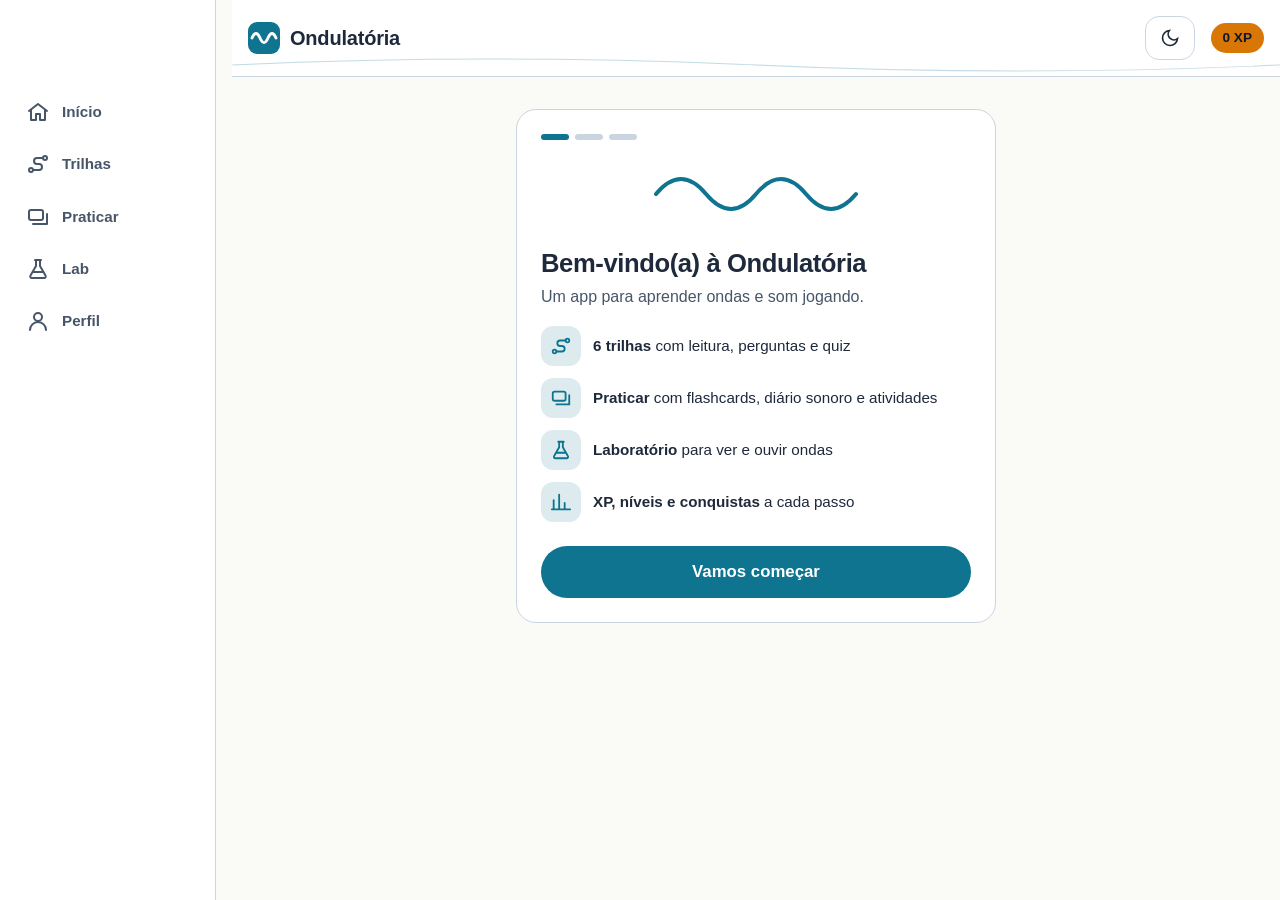
<file: index.html>
<!DOCTYPE html>
<html lang="pt-BR">
<head>
  <meta charset="UTF-8">
  <meta name="viewport" content="width=device-width, initial-scale=1.0, viewport-fit=cover">
  <meta name="theme-color" content="#0F172A">
  <meta name="referrer" content="no-referrer">
  <meta name="description" content="Ondulatória e Som — 9º ano. App de estudo, atividades e simulações.">
  <meta http-equiv="Content-Security-Policy"
        content="default-src 'self'; img-src 'self' data:; style-src 'self' 'unsafe-inline'; script-src 'self'; connect-src 'self'; font-src 'self'; object-src 'none'; base-uri 'self'; form-action 'self'">
  <link rel="icon" href="data:image/svg+xml,%3Csvg xmlns='http://www.w3.org/2000/svg' viewBox='0 0 32 32'%3E%3Crect width='32' height='32' fill='%230F172A'/%3E%3Cpath d='M0,16 Q4,8 8,16 T16,16 T24,16 T32,16' fill='none' stroke='%2322D3EE' stroke-width='2.5'/%3E%3C/svg%3E">
  <title>Ondulatória — 9º ano</title>
  <link rel="manifest" href="manifest.webmanifest">
  <link rel="apple-touch-icon" href="icones/apple-touch-icon.png">
  <meta name="apple-mobile-web-app-capable" content="yes">
  <meta name="mobile-web-app-capable" content="yes">
  <meta name="apple-mobile-web-app-title" content="Ondulatória">
  <link rel="stylesheet" href="css/base.css">
  <link rel="stylesheet" href="css/leitura-quiz.css">
  <link rel="stylesheet" href="css/lab.css">
  <link rel="stylesheet" href="css/diversos.css">
  <link rel="stylesheet" href="css/inicio.css">
  <link rel="stylesheet" href="css/dialogos.css">
  <link rel="stylesheet" href="css/desempenho.css">
  <link rel="stylesheet" href="css/identidade.css">
  <link rel="stylesheet" href="css/trilhas.css">
  <link rel="stylesheet" href="css/perfil.css">
  <link rel="stylesheet" href="css/trilha.css">
  <link rel="stylesheet" href="css/treino.css">
  <link rel="stylesheet" href="css/ficha.css">
  <link rel="stylesheet" href="css/telas-grandes.css">
</head>
<body>
  <noscript>
    <div class="noscript">
      <h1>Ondulatória</h1>
      <p>Este app precisa de JavaScript ativado para funcionar. Por favor, ative o JavaScript nas configurações do seu navegador.</p>
    </div>
  </noscript>

  <header class="topo">
    <h1 class="logo"><svg class="logo-icone" viewBox="0 0 32 32" aria-hidden="true"><rect width="32" height="32" rx="9"/><path d="M4,16 Q8,7 12,16 T20,16 T28,16"/></svg><span>Ondulatória</span></h1>
    <div class="topo-acoes">
      <button id="btn-tema" aria-label="Alternar entre tema claro e escuro" title="Alternar tema">
        <svg class="icone-sol" viewBox="0 0 24 24" aria-hidden="true"><circle cx="12" cy="12" r="4"/><path d="M12 2v2M12 20v2M4.9 4.9l1.4 1.4M17.7 17.7l1.4 1.4M2 12h2M20 12h2M4.9 19.1l1.4-1.4M17.7 6.3l1.4-1.4"/></svg>
        <svg class="icone-lua" viewBox="0 0 24 24" aria-hidden="true"><path d="M21 12.8A9 9 0 1 1 11.2 3a7 7 0 0 0 9.8 9.8z"/></svg>
      </button>
      <span id="xp-total" class="xp" role="status" aria-live="polite">0 XP</span>
    </div>
    <svg class="onda-header" viewBox="0 0 400 40" preserveAspectRatio="none" aria-hidden="true">
      <path d="M0,20 Q50,0 100,20 T200,20 T300,20 T400,20" fill="none" stroke="currentColor" stroke-width="1.5"/>
    </svg>
  </header>

  <main id="conteudo" class="conteudo" role="main" tabindex="-1"></main>

  <nav class="nav-inferior" aria-label="Navegação principal">
    <a href="#inicio" class="nav-item" data-rota="inicio"><svg class="nav-icone" viewBox="0 0 24 24" aria-hidden="true"><path d="M3 11l9-7 9 7"/><path d="M5 10v10h5v-6h4v6h5V10"/></svg><span>Início</span></a>
    <a href="#trilhas" class="nav-item" data-rota="trilhas"><svg class="nav-icone" viewBox="0 0 24 24" aria-hidden="true"><circle cx="5" cy="18" r="2"/><circle cx="19" cy="6" r="2"/><path d="M7 18h6a3 3 0 0 0 0-6h-2a3 3 0 0 1 0-6h6"/></svg><span>Trilhas</span></a>
    <a href="#praticar" class="nav-item" data-rota="praticar"><svg class="nav-icone" viewBox="0 0 24 24" aria-hidden="true"><rect x="3" y="5" width="14" height="10" rx="2"/><path d="M7 19h14V9"/></svg><span>Praticar</span></a>
    <a href="#lab" class="nav-item" data-rota="lab"><svg class="nav-icone" viewBox="0 0 24 24" aria-hidden="true"><path d="M9 3h6M10 3v6L4.5 18.5A1.6 1.6 0 0 0 5.9 21h12.2a1.6 1.6 0 0 0 1.4-2.5L14 9V3"/><path d="M7.5 15h9"/></svg><span>Lab</span></a>
    <a href="#perfil" class="nav-item" data-rota="perfil"><svg class="nav-icone" viewBox="0 0 24 24" aria-hidden="true"><circle cx="12" cy="8" r="4"/><path d="M4 21a8 8 0 0 1 16 0"/></svg><span>Perfil</span></a>
  </nav>

  <script type="module" src="js/app.js"></script>
</body>
</html>
</file>
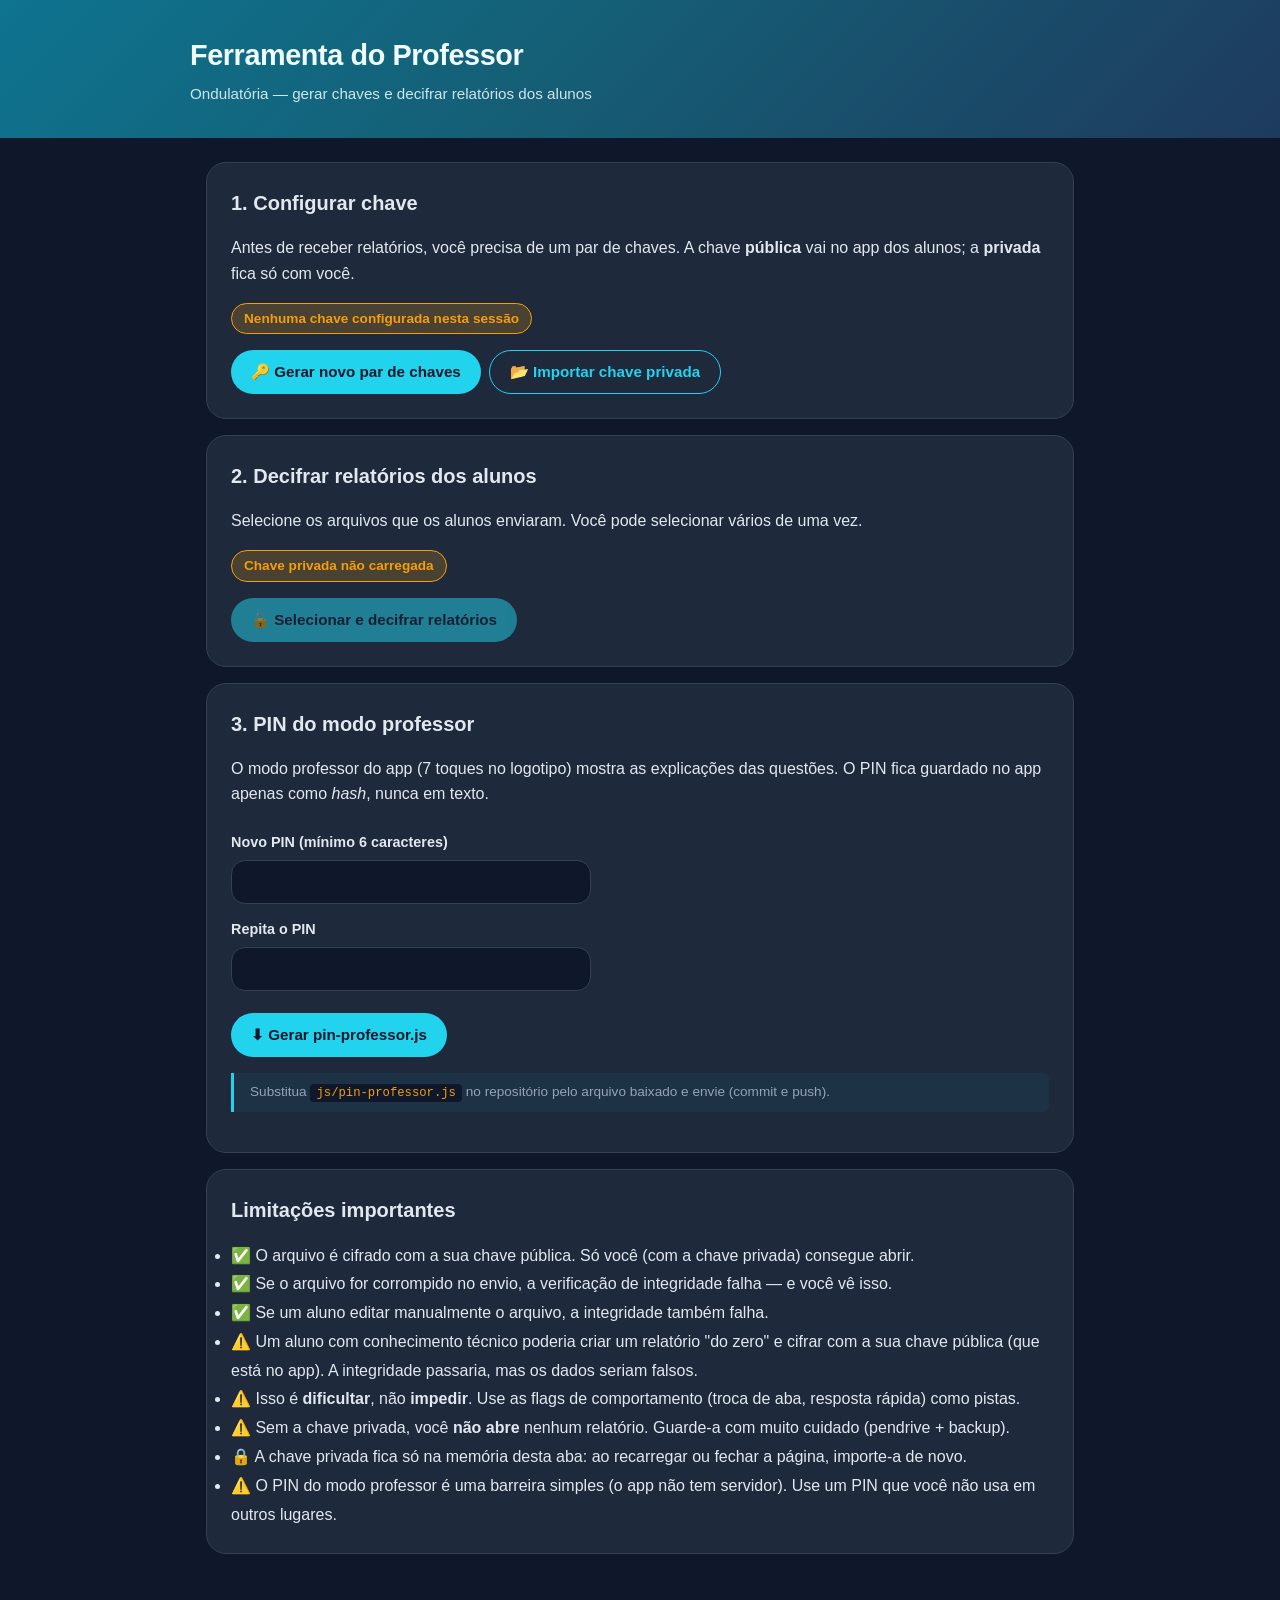
<file: professor.html>
<!DOCTYPE html>
<html lang="pt-BR">
<head>
  <meta charset="UTF-8">
  <meta name="viewport" content="width=device-width, initial-scale=1.0">
  <meta http-equiv="Content-Security-Policy"
        content="default-src 'self'; img-src 'self' data:; style-src 'self' 'unsafe-inline'; script-src 'self'; connect-src 'self'; font-src 'self'; object-src 'none'; base-uri 'self'; form-action 'self'">
  <meta name="referrer" content="no-referrer">
  <link rel="icon" href="data:image/svg+xml,%3Csvg xmlns='http://www.w3.org/2000/svg' viewBox='0 0 32 32'%3E%3Crect width='32' height='32' fill='%230F172A'/%3E%3Cpath d='M0,16 Q4,8 8,16 T16,16 T24,16 T32,16' fill='none' stroke='%2322D3EE' stroke-width='2.5'/%3E%3C/svg%3E">
  <title>Ferramenta do Professor — Ondulatória</title>
  <link rel="stylesheet" href="css/professor.css">
</head>
<body>
  <div id="aviso-file" hidden>
    ⚠️ Esta página precisa ser aberta por um servidor HTTP.
    Rode <code>python -m http.server 8000</code> na pasta do projeto e acesse
    <code>http://localhost:8000/professor.html</code>.
  </div>

  <header>
    <h1>Ferramenta do Professor</h1>
    <p class="subtitulo">Ondulatória — gerar chaves e decifrar relatórios dos alunos</p>
  </header>

  <main id="main-prof">
    <section class="card">
      <h2>1. Configurar chave</h2>
      <p>Antes de receber relatórios, você precisa de um par de chaves. A chave <strong>pública</strong> vai no app dos alunos; a <strong>privada</strong> fica só com você.</p>
      <div class="estado" id="estado-chave">
        <span class="badge badge-aviso">Nenhuma chave configurada nesta sessão</span>
      </div>
      <div class="btn-grupo">
        <button class="btn" id="btn-gerar">🔑 Gerar novo par de chaves</button>
        <button class="btn btn-secundario" id="btn-importar">📂 Importar chave privada</button>
        <input type="file" id="input-privada" accept=".json" style="display:none">
      </div>
    </section>

    <section class="card" id="card-publica" hidden>
      <h2>Chave pública</h2>
      <p>Copie o conteúdo abaixo e cole em <code>js/chave-publica.js</code> no repositório do app — ou baixe o arquivo já pronto:</p>
      <div class="codigo-bloco">
        <pre id="publica-valor"></pre>
        <button class="btn btn-pequeno" id="btn-copiar">Copiar</button>
      </div>
      <div class="btn-grupo">
        <button class="btn btn-secundario" id="btn-baixar-chave-publica">⬇ Baixar chave-publica.js</button>
      </div>
      <p class="aviso-privacidade">Esta chave é pública. Compartilhá-la não compromete nada.</p>
    </section>

    <section class="card" id="card-privada" hidden>
      <h2>Chave privada</h2>
      <p class="aviso-perigo">⚠️ <strong>Guarde com muito cuidado.</strong> Sem esta chave, você não consegue abrir os relatórios enviados. Nunca compartilhe.</p>
      <div class="btn-grupo">
        <button class="btn" id="btn-baixar-privada">⬇ Baixar chave privada (.json)</button>
      </div>
    </section>

    <section class="card">
      <h2>2. Decifrar relatórios dos alunos</h2>
      <p>Selecione os arquivos que os alunos enviaram. Você pode selecionar vários de uma vez.</p>
      <div class="estado" id="estado-privada">
        <span class="badge badge-aviso">Chave privada não carregada</span>
      </div>
      <div class="btn-grupo">
        <button class="btn" id="btn-decriptar" disabled>🔓 Selecionar e decifrar relatórios</button>
        <input type="file" id="input-relatorios" accept=".json" multiple style="display:none">
      </div>
    </section>

    <section class="card" id="card-resultados" hidden>
      <h2>Relatórios decifrados</h2>
      <div class="btn-grupo">
        <button class="btn btn-secundario" id="btn-exportar-csv">⬇ Exportar CSV (planilha)</button>
        <button class="btn btn-secundario" id="btn-limpar">🗑 Limpar</button>
      </div>
      <div id="lista-relatorios"></div>
    </section>

    <section class="card">
      <h2>3. PIN do modo professor</h2>
      <p>O modo professor do app (7 toques no logotipo) mostra as explicações das questões. O PIN fica guardado no app apenas como <em>hash</em>, nunca em texto.</p>
      <form id="form-pin" class="form-pin" autocomplete="off">
        <label for="pin-novo">Novo PIN (mínimo 6 caracteres)</label>
        <input id="pin-novo" type="password" minlength="6" maxlength="64" required>
        <label for="pin-conf">Repita o PIN</label>
        <input id="pin-conf" type="password" minlength="6" maxlength="64" required>
        <div class="btn-grupo"><button class="btn" type="submit">⬇ Gerar pin-professor.js</button></div>
      </form>
      <p class="aviso-privacidade">Substitua <code>js/pin-professor.js</code> no repositório pelo arquivo baixado e envie (commit e push).</p>
    </section>

    <section class="card">
      <h2>Limitações importantes</h2>
      <ul style="line-height:1.8">
        <li>✅ O arquivo é cifrado com a sua chave pública. Só você (com a chave privada) consegue abrir.</li>
        <li>✅ Se o arquivo for corrompido no envio, a verificação de integridade falha — e você vê isso.</li>
        <li>✅ Se um aluno editar manualmente o arquivo, a integridade também falha.</li>
        <li>⚠️ Um aluno com conhecimento técnico poderia criar um relatório "do zero" e cifrar com a sua chave pública (que está no app). A integridade passaria, mas os dados seriam falsos.</li>
        <li>⚠️ Isso é <strong>dificultar</strong>, não <strong>impedir</strong>. Use as flags de comportamento (troca de aba, resposta rápida) como pistas.</li>
        <li>⚠️ Sem a chave privada, você <strong>não abre</strong> nenhum relatório. Guarde-a com muito cuidado (pendrive + backup).</li>
        <li>🔒 A chave privada fica só na memória desta aba: ao recarregar ou fechar a página, importe-a de novo.</li>
        <li>⚠️ O PIN do modo professor é uma barreira simples (o app não tem servidor). Use um PIN que você não usa em outros lugares.</li>
      </ul>
    </section>
  </main>

  <script src="js/file-check.js"></script>
  <script type="module" src="js/professor.js"></script>
</body>
</html>
</file>
<file: css/base.css>
:root {
  --bg: #0F172A;
  --bg-elev: #1E293B;
  --texto: #E2E8F0;
  --texto-fraco: #B4C0D1;
  --ciano: #22D3EE;
  --ciano-escuro: #0E7490;
  --ambar: #F59E0B;
  --ambar-texto: #F59E0B;
  --sucesso: #10B981;
  --sucesso-texto: #10B981;
  --erro: #EF4444;
  --erro-texto: #EF4444;
  --borda: #334155;
  --raio: 14px;
  --raio-g: 20px;
  --esp-1: 8px;
  --esp-2: 16px;
  --esp-3: 24px;
  --esp-4: 32px;
  --transicao: 200ms ease;
  --topo-altura: 64px;
  --nav-altura: 64px;
  --alvo-min: 44px;
  --meio-ar: #67E8F9;
  --meio-agua: #FCD34D;
  --meio-aco: #FCA5A5;
}

[data-tema="claro"] {
  --bg: #FAFAF7;
  --bg-elev: #FFFFFF;
  --texto: #1E293B;
  --texto-fraco: #475569;
  --ciano: #0E7490;
  --ciano-escuro: #0E7490;
  --ambar: #D97706;
  --ambar-texto: #92400E;
  --sucesso: #047857;
  --sucesso-texto: #047857;
  --erro: #DC2626;
  --erro-texto: #B91C1C;
  --borda: #CBD5E1;
  --meio-ar: #155E75;
  --meio-agua: #92400E;
  --meio-aco: #991B1B;
}

* { box-sizing: border-box; margin: 0; padding: 0; }
[hidden] { display: none !important; }

html { font-size: 100%; }
html[data-fonte="g"] { font-size: 112.5%; }
html[data-fonte="gg"] { font-size: 125%; }

html, body {
  background: var(--bg);
  color: var(--texto);
  font-family: -apple-system, "Segoe UI", Roboto, "Helvetica Neue", Arial, sans-serif;
  line-height: 1.6;
  min-height: 100vh;
  transition: background var(--transicao), color var(--transicao);
  -webkit-text-size-adjust: 100%;
}

body {
  padding-bottom: calc(var(--nav-altura) + env(safe-area-inset-bottom, 0px) + 16px);
}

.noscript { padding: var(--esp-4); text-align: center; max-width: 600px; margin: 0 auto; }
.noscript h1 { color: var(--ciano); margin-bottom: var(--esp-2); }
.noscript p { color: var(--texto); }

.topo {
  position: sticky;
  top: 0;
  z-index: 10;
  display: flex;
  justify-content: space-between;
  align-items: center;
  padding: var(--esp-2);
  background: var(--bg-elev);
  background: color-mix(in srgb, var(--bg-elev) 90%, transparent);
  border-bottom: 1px solid var(--borda);
  -webkit-backdrop-filter: blur(8px);
  backdrop-filter: blur(8px);
  overflow: hidden;
}

.logo { display: flex; align-items: center; gap: 10px; font-size: 1.25rem; font-weight: 800; color: var(--texto); letter-spacing: -0.2px; position: relative; z-index: 1; }
.logo-icone { width: 32px; height: 32px; flex-shrink: 0; }
.logo-icone rect { fill: var(--ciano); }
.logo-icone path { fill: none; stroke: var(--bg); stroke-width: 3; stroke-linecap: round; }

.topo-acoes { display: flex; align-items: center; gap: var(--esp-2); position: relative; z-index: 1; }

#btn-tema {
  display: grid;
  place-items: center;
  background: transparent;
  border: 1px solid var(--borda);
  color: var(--texto);
  border-radius: var(--raio);
  padding: 8px 14px;
  font-size: 1.1rem;
  cursor: pointer;
  transition: var(--transicao);
  line-height: 1;
  min-height: var(--alvo-min);
  min-width: var(--alvo-min);
}
#btn-tema:hover { border-color: var(--ciano); color: var(--ciano); }
#btn-tema svg { width: 20px; height: 20px; fill: none; stroke: currentColor; stroke-width: 2; stroke-linecap: round; }
#btn-tema .icone-lua { display: none; }
[data-tema="claro"] #btn-tema .icone-sol { display: none; }
[data-tema="claro"] #btn-tema .icone-lua { display: block; }
#btn-tema:focus-visible { outline: 2px solid var(--ciano); outline-offset: 2px; }

.xp { background: var(--ambar); color: #0F172A; padding: 4px 12px; border-radius: 999px; font-weight: 700; font-size: 0.85rem; transition: var(--transicao); }

.onda-header {
  position: absolute;
  bottom: -1px;
  left: 0;
  width: 200%;
  height: 24px;
  color: var(--ciano);
  opacity: 0.25;
  pointer-events: none;
  animation: ondaDesliza 14s linear infinite;
}

@keyframes ondaDesliza { 0% { transform: translateX(0); } 100% { transform: translateX(-50%); } }

.conteudo { max-width: 720px; margin: 0 auto; padding: var(--esp-3) var(--esp-2); outline: none; }

.nav-inferior {
  position: fixed;
  bottom: 0;
  left: 0;
  right: 0;
  display: flex;
  justify-content: space-around;
  background: var(--bg-elev);
  background: color-mix(in srgb, var(--bg-elev) 95%, transparent);
  border-top: 1px solid var(--borda);
  padding: var(--esp-1) 0 calc(var(--esp-1) + env(safe-area-inset-bottom, 0px));
  z-index: 10;
  -webkit-backdrop-filter: blur(8px);
  backdrop-filter: blur(8px);
}

.nav-item {
  flex: 1;
  text-align: center;
  padding: var(--esp-1);
  color: var(--texto-fraco);
  text-decoration: none;
  font-size: 0.85rem;
  font-weight: 600;
  transition: var(--transicao);
  border-radius: var(--raio);
  margin: 0 2px;
  min-height: var(--alvo-min);
  display: flex;
  flex-direction: column;
  align-items: center;
  justify-content: center;
  gap: 2px;
  font-size: 0.72rem;
}
.nav-icone { width: 24px; height: 24px; fill: none; stroke: currentColor; stroke-width: 2; stroke-linecap: round; stroke-linejoin: round; transition: transform var(--transicao); }
.nav-item.ativo { color: var(--ciano); background: color-mix(in srgb, var(--ciano) 12%, transparent); }
.nav-item.ativo .nav-icone { transform: translateY(-1px); stroke-width: 2.4; }
.nav-item:focus-visible { outline: 2px solid var(--ciano); outline-offset: -2px; }

.card {
  background: var(--bg-elev);
  border: 1px solid var(--borda);
  border-radius: var(--raio-g);
  padding: var(--esp-3);
  margin-bottom: var(--esp-2);
  transition: var(--transicao);
}

@keyframes cardFadeIn { from { opacity: 0; transform: translateY(4px); } to { opacity: 1; transform: translateY(0); } }

.card h2, .card h3 { color: var(--texto); margin-bottom: var(--esp-2); font-weight: 800; letter-spacing: -0.2px; }
.card h2 { font-size: 1.35rem; }
.card h3 { font-size: 1.1rem; }
.card p { margin-bottom: var(--esp-2); }
.card p:last-child { margin-bottom: 0; }
.card-interativo:hover { border-color: var(--ciano); transform: translateY(-1px); }

.btn {
  display: inline-block;
  padding: 12px 20px;
  background: var(--ciano);
  color: #FFFFFF;
  border: none;
  border-radius: 999px;
  font-size: 1rem;
  font-weight: 800;
  cursor: pointer;
  transition: var(--transicao);
  text-decoration: none;
  font-family: inherit;
  min-height: var(--alvo-min);
}
[data-tema="escuro"] .btn:not(.btn-secundario):not(.btn-perigo) { color: #0F172A; }
.btn:hover { transform: translateY(-1px); box-shadow: 0 4px 12px rgba(34, 211, 238, 0.3); }
.btn:active { transform: translateY(0); }
.btn:focus-visible { outline: 2px solid var(--ciano); outline-offset: 2px; }
.btn:disabled { opacity: 0.5; cursor: not-allowed; transform: none; }
.btn-secundario { background: transparent; color: var(--ciano); border: 1px solid var(--ciano); }
.btn-perigo { background: var(--erro); color: #FFFFFF; }
.btn-grupo { display: flex; flex-wrap: wrap; gap: var(--esp-1); margin-top: var(--esp-2); }

.btn-pequeno {
  padding: 10px 14px;
  font-size: 0.85rem;
  min-height: 40px;
}

.onboarding label { display: block; font-weight: 600; font-size: 0.9rem; color: var(--texto); margin-bottom: 4px; margin-top: var(--esp-2); }
.onboarding input { width: 100%; padding: 14px; border: 1px solid var(--borda); border-radius: var(--raio); background: var(--bg); color: var(--texto); font-size: 1rem; font-family: inherit; min-height: var(--alvo-min); }
.onboarding input:focus { outline: none; border-color: var(--ciano); box-shadow: 0 0 0 3px rgba(34, 211, 238, 0.15); }

.aviso-privacidade { font-size: 0.85rem; color: var(--texto-fraco); margin-top: var(--esp-2); padding: var(--esp-2); border-left: 3px solid var(--ciano); background: rgba(34, 211, 238, 0.05); border-radius: 0 var(--raio) var(--raio) 0; }
</file>
<file: css/leitura-quiz.css>
.progresso-leitura { position: sticky; top: var(--topo-altura); z-index: 5; height: 4px; background: var(--borda); border-radius: 0; margin: calc(-1 * var(--esp-3)) calc(-1 * var(--esp-2)) var(--esp-2); overflow: hidden; }
.progresso-leitura-fill { height: 100%; background: linear-gradient(90deg, var(--ciano), var(--ambar)); width: 0%; transition: width 200ms ease; }

.secao-leitura { margin-bottom: var(--esp-3); }
.secao-leitura h3 { color: var(--ciano); margin-bottom: var(--esp-2); font-size: 1.1rem; }
.secao-leitura p { margin-bottom: var(--esp-2); }

.meta-leitura { display: flex; gap: var(--esp-2); color: var(--texto-fraco); font-size: 0.9rem; margin-bottom: var(--esp-2); flex-wrap: wrap; }

.alternativa {
  display: block;
  width: 100%;
  text-align: left;
  padding: 14px 18px;
  margin-bottom: var(--esp-1);
  background: var(--bg);
  border: 1px solid var(--borda);
  border-radius: var(--raio);
  color: var(--texto);
  font-size: 1rem;
  cursor: pointer;
  transition: var(--transicao);
  font-family: inherit;
  line-height: 1.4;
  min-height: var(--alvo-min);
}
.alternativa:hover:not(:disabled) { border-color: var(--ciano); }
.alternativa:focus-visible { outline: 2px solid var(--ciano); outline-offset: 2px; }
.alternativa.correta { border-color: var(--sucesso); background: rgba(16, 185, 129, 0.12); animation: pulsoCerto 450ms ease; }
.alternativa.incorreta { border-color: var(--erro); background: rgba(239, 68, 68, 0.12); animation: tremor 400ms ease; }
@keyframes pulsoCerto { 40% { transform: scale(1.02); box-shadow: 0 0 0 6px rgba(16, 185, 129, 0.2); } }
@keyframes tremor { 20%, 60% { transform: translateX(-6px); } 40%, 80% { transform: translateX(6px); } }
.alternativa:disabled { cursor: default; opacity: 0.95; }
.alternativa strong { display: inline-grid; place-items: center; width: 28px; height: 28px; margin-right: 10px; border-radius: 50%; background: color-mix(in srgb, var(--ciano) 15%, transparent); color: var(--ciano); font-size: 0.85rem; vertical-align: middle; }
.alternativa.correta strong { background: var(--sucesso); color: #fff; }
.alternativa.incorreta strong { background: var(--erro); color: #fff; }

.feedback { padding: var(--esp-2); border-radius: var(--raio); margin-top: var(--esp-2); font-size: 0.95rem; line-height: 1.5; animation: cardFadeIn 200ms ease both; }
.feedback.ok { background: rgba(16, 185, 129, 0.12); border-left: 4px solid var(--sucesso); }
.feedback.erro { background: rgba(239, 68, 68, 0.12); border-left: 4px solid var(--erro); }
.feedback.info { background: rgba(34, 211, 238, 0.1); border-left: 4px solid var(--ciano); }

.quiz-header { display: flex; justify-content: space-between; align-items: center; margin-bottom: var(--esp-2); font-size: 0.95rem; color: var(--texto-fraco); flex-wrap: wrap; gap: var(--esp-1); }
.quiz-progresso-barra { height: 6px; background: var(--borda); border-radius: 3px; overflow: hidden; margin-bottom: var(--esp-3); }
.quiz-progresso-barra > div { height: 100%; background: var(--ciano); transition: width 300ms ease; }

.textarea-resposta { width: 100%; min-height: 100px; padding: 14px; border: 1px solid var(--borda); border-radius: var(--raio); background: var(--bg); color: var(--texto); font-size: 1rem; font-family: inherit; line-height: 1.5; resize: vertical; }
.textarea-resposta:focus { outline: none; border-color: var(--ciano); box-shadow: 0 0 0 3px rgba(34, 211, 238, 0.15); }

.assoc-item { margin-bottom: var(--esp-2); }
.assoc-item label { display: block; margin-bottom: 4px; font-weight: 600; }
.assoc-item select, .ord-item select { width: 100%; padding: 12px; border: 1px solid var(--borda); border-radius: var(--raio); background: var(--bg); color: var(--texto); font-size: 1rem; font-family: inherit; min-height: var(--alvo-min); }

.ord-item { display: flex; align-items: center; gap: var(--esp-1); margin-bottom: var(--esp-1); }
.ord-item > span { flex: 1; }

.resultado-hero { text-align: center; padding: var(--esp-3) var(--esp-2); }
.resultado-hero .emoji { font-size: 3rem; line-height: 1; margin-bottom: var(--esp-2); display: block; }
.resultado-hero h2 { font-size: 1.6rem; }
.resultado-hero .pontuacao { font-size: 2rem; font-weight: 700; color: var(--ambar-texto); margin: var(--esp-2) 0; }
.resultado-xp { display: inline-block; background: var(--ambar); color: #0F172A; padding: 8px 20px; border-radius: 999px; font-weight: 700; margin-top: var(--esp-2); }
.resultado-xp.sem-ganho { background: transparent; color: var(--texto-fraco); border: 1px solid var(--borda); }
.resultado-xp.sem-ganho small { display: block; font-size: 0.75rem; font-weight: 400; margin-top: 2px; }

.revisao-item { padding: var(--esp-2); border-radius: var(--raio); background: var(--bg); margin-bottom: var(--esp-2); border-left: 3px solid var(--borda); }
.revisao-item.ok { border-left-color: var(--sucesso); }
.revisao-item.erro { border-left-color: var(--erro); }
.revisao-item .topo-revisao { display: flex; justify-content: space-between; font-size: 0.9rem; color: var(--texto-fraco); margin-bottom: 4px; }


.erro-carregamento { text-align: center; padding: var(--esp-3); color: var(--erro-texto); }
.erro-carregamento code { background: var(--bg-elev); padding: 2px 6px; border-radius: 4px; font-size: 0.9rem; }

.sr-only { position: absolute; width: 1px; height: 1px; padding: 0; margin: -1px; overflow: hidden; clip: rect(0,0,0,0); white-space: nowrap; border: 0; }
</file>
<file: css/lab.css>
.lab-tabs { display: flex; gap: 4px; overflow-x: auto; padding: 4px; background: var(--bg-elev); border: 1px solid var(--borda); border-radius: 999px; margin-bottom: var(--esp-2); scrollbar-width: none; position: sticky; top: calc(var(--topo-altura) + 8px); z-index: 6; }
.lab-tabs::-webkit-scrollbar { display: none; }

.lab-tab {
  flex: 1;
  min-width: max-content;
  padding: 12px 16px;
  background: transparent;
  border: none;
  color: var(--texto-fraco);
  font-size: 0.95rem;
  font-weight: 600;
  border-radius: 999px;
  cursor: pointer;
  transition: var(--transicao);
  white-space: nowrap;
  font-family: inherit;
  min-height: var(--alvo-min);
}
.lab-tab.ativo { background: var(--ciano); color: #FFFFFF; }
[data-tema="escuro"] .lab-tab.ativo { color: #0F172A; }
.lab-tab:focus-visible { outline: 2px solid var(--ciano); outline-offset: 2px; }

.lab-canvas-wrap { width: 100%; margin-bottom: 4px; background: var(--bg); border: 1px solid var(--borda); border-radius: var(--raio); overflow: hidden; }
.lab-canvas { display: block; width: 100%; height: 120px; }
.lab-canvas-baixo { height: 90px; }

.lab-legenda { font-size: 0.85rem; color: var(--texto-fraco); text-align: center; margin-bottom: var(--esp-2); font-style: italic; }

.lab-controles { display: flex; flex-direction: column; gap: var(--esp-1); margin: var(--esp-2) 0; }
.lab-controles label { font-size: 0.95rem; color: var(--texto); }
.lab-controles input[type="range"] { width: 100%; accent-color: var(--ciano); height: 36px; cursor: pointer; }

.lab-valores { display: grid; grid-template-columns: repeat(auto-fit, minmax(90px, 1fr)); gap: var(--esp-1); margin: var(--esp-2) 0; }
.lab-valores > div { background: var(--bg); border: 1px solid var(--borda); border-radius: var(--raio); padding: 10px; text-align: center; }
.lab-valores > div > span { display: block; font-size: 0.78rem; color: var(--texto-fraco); text-transform: uppercase; letter-spacing: 0.5px; margin-bottom: 2px; }
.lab-valores > div > strong { display: block; font-size: 1.2rem; color: var(--ciano); font-variant-numeric: tabular-nums; }
.lab-valores > div > small { font-size: 0.75rem; color: var(--texto-fraco); }

.lab-aviso { font-size: 0.88rem; color: var(--texto-fraco); padding: var(--esp-1) var(--esp-2); border-left: 3px solid var(--ambar); background: rgba(245, 158, 11, 0.1); border-radius: 0 6px 6px 0; margin-top: var(--esp-2); line-height: 1.5; }

.lab-mute { display: inline-flex; align-items: center; gap: 8px; font-size: 0.95rem; color: var(--texto-fraco); cursor: pointer; padding: 8px; min-height: var(--alvo-min); }
.lab-mute input { accent-color: var(--ciano); cursor: pointer; width: 20px; height: 20px; }

.lab-tab-btn {
  padding: 12px 18px;
  background: var(--bg);
  border: 1px solid var(--borda);
  color: var(--texto);
  border-radius: var(--raio);
  cursor: pointer;
  font-family: inherit;
  font-size: 0.95rem;
  font-weight: 600;
  transition: var(--transicao);
  min-height: var(--alvo-min);
}
.lab-tab-btn.ativo { background: var(--ciano); color: #FFFFFF; border-color: var(--ciano); }
[data-tema="escuro"] .lab-tab-btn.ativo { color: #0F172A; }
.lab-tab-btn:hover:not(.ativo) { border-color: var(--ciano); }
.lab-tab-btn:focus-visible { outline: 2px solid var(--ciano); outline-offset: 2px; }

.meios-lista { display: flex; flex-direction: column; gap: var(--esp-2); margin: var(--esp-2) 0; }
.meio-item { background: var(--bg); border: 1px solid var(--borda); border-radius: var(--raio); padding: var(--esp-1); }
.meio-label { display: flex; flex-wrap: wrap; gap: var(--esp-1); align-items: baseline; justify-content: space-between; padding: 6px 8px; font-size: 0.9rem; }
.meio-label > span { color: var(--texto-fraco); }
.meio-label > strong { font-weight: 700; }
.meio-cor-ar { color: var(--meio-ar); }
.meio-cor-agua { color: var(--meio-agua); }
.meio-cor-aco { color: var(--meio-aco); }
.meio-lambda { color: var(--texto-fraco); }
.meio-lambda strong { color: var(--ciano); font-variant-numeric: tabular-nums; }
.meio-canvas { display: block; width: 100%; height: 56px; }

.barra-meios { display: flex; flex-direction: column; gap: var(--esp-1); margin: var(--esp-2) 0; }
.barra-item { display: grid; grid-template-columns: 56px 1fr 90px; gap: var(--esp-1); align-items: center; font-size: 0.9rem; }
.barra-item > span:first-child { font-weight: 700; }
.barra-fill { height: 20px; min-width: 2px; border-radius: 0; }
</file>
<file: css/diversos.css>
.badge-prof { background: var(--ambar); color: #0F172A; padding: 4px 10px; border-radius: 999px; font-size: 0.82rem; font-weight: 700; white-space: nowrap; }

.badge-concluida, .badge-andamento, .badge-bloqueada { display: inline-block; padding: 3px 10px; border-radius: 999px; font-size: 0.75rem; font-weight: 700; vertical-align: middle; margin-left: 6px; }
.badge-concluida { background: rgba(16, 185, 129, 0.2); color: var(--sucesso-texto); }
.badge-andamento { background: rgba(245, 158, 11, 0.2); color: var(--ambar-texto); }
.badge-bloqueada { background: rgba(148, 163, 184, 0.2); color: var(--texto-fraco); }

.progresso-trilhas-barra { height: 10px; background: var(--borda); border-radius: 5px; overflow: hidden; margin: var(--esp-1) 0 var(--esp-2); }
.progresso-trilhas-fill { height: 100%; background: linear-gradient(90deg, var(--ciano), var(--sucesso)); transition: width 400ms ease; }

.flash-stats {
  display: grid;
  grid-template-columns: repeat(4, minmax(0, 1fr));
  gap: var(--esp-1);
  margin: var(--esp-2) 0;
}
.flash-stats > div {
  background: var(--bg);
  border: 1px solid var(--borda);
  border-radius: var(--raio);
  padding: 10px 4px;
  text-align: center;
  min-width: 0;
}
.flash-stats > div > strong {
  display: block;
  font-size: 1.3rem;
  color: var(--ciano);
  font-variant-numeric: tabular-nums;
}
.flash-stats > div > span {
  font-size: 0.65rem;
  color: var(--texto-fraco);
  text-transform: uppercase;
  letter-spacing: 0;
  white-space: nowrap;
  overflow: hidden;
  text-overflow: ellipsis;
  display: block;
}

@media (max-width: 400px) {
  .flash-stats { grid-template-columns: repeat(2, minmax(0, 1fr)); }
  .flash-stats > div > span { font-size: 0.7rem; letter-spacing: 0.5px; }
}

.flash-progresso { position: sticky; top: var(--topo-altura); z-index: 5; height: 4px; background: var(--borda); margin: calc(-1 * var(--esp-3)) calc(-1 * var(--esp-2)) var(--esp-2); overflow: hidden; }
.flash-progresso-fill { height: 100%; background: linear-gradient(90deg, var(--ciano), var(--ambar)); transition: width 300ms ease; }

.flash-header { display: flex; justify-content: space-between; align-items: center; margin-bottom: var(--esp-2); font-size: 0.95rem; color: var(--texto-fraco); gap: var(--esp-1); flex-wrap: wrap; }

.flash-cartao:focus-visible { outline: 2px solid var(--ciano); outline-offset: 2px; }

.flash-label { font-size: 0.75rem; color: var(--texto-fraco); text-transform: uppercase; letter-spacing: 1px; margin-bottom: var(--esp-2); }
.flash-frente { font-size: 1.15rem; font-weight: 600; line-height: 1.4; color: var(--texto); margin-bottom: var(--esp-2); }
.flash-verso { font-size: 1rem; line-height: 1.5; color: var(--texto); margin-bottom: var(--esp-2); }
.flash-dica { font-size: 0.85rem; color: var(--texto-fraco); font-style: italic; margin-top: var(--esp-2); }

.btn-flash-dificil { background: var(--erro); color: #FFFFFF; }
.btn-flash-medio { background: var(--ambar); color: #0F172A; }
.btn-flash-facil { background: var(--sucesso); color: #FFFFFF; }
.flash-acoes .btn { flex: 1; min-width: 80px; padding: 12px 14px; font-size: 0.95rem; }


.badges-grid { display: grid; grid-template-columns: repeat(auto-fill, minmax(100px, 1fr)); gap: var(--esp-1); }
.badge-single { background: var(--bg); border: 1px solid var(--borda); border-radius: var(--raio); padding: 10px 6px; text-align: center; transition: var(--transicao); }
.badge-single.ganho { border-color: var(--ambar); background: rgba(245, 158, 11, 0.15); }
.badge-single.nao-ganho { border-style: dashed; }
.badge-single.nao-ganho .badge-nome { color: var(--texto-fraco); }
.badge-single.nao-ganho .badge-emoji { opacity: 0.5; filter: grayscale(1); }
.badge-emoji { display: block; font-size: 1.8rem; line-height: 1; margin-bottom: 4px; }
.badge-nome { display: block; font-size: 0.75rem; color: var(--texto); line-height: 1.2; }
.badge-single.ganho .badge-nome { color: var(--ambar-texto); font-weight: 600; }

.diario-header { display: flex; justify-content: space-between; align-items: baseline; margin-bottom: var(--esp-1); flex-wrap: wrap; gap: 8px; }
.diario-header strong { color: var(--ciano); }
.diario-header span { font-size: 0.9rem; color: var(--texto-fraco); }

.select-campo { width: 100%; padding: 12px; border: 1px solid var(--borda); border-radius: var(--raio); background: var(--bg); color: var(--texto); font-size: 1rem; font-family: inherit; margin-bottom: var(--esp-2); min-height: var(--alvo-min); }

#form-diario label { display: block; margin-top: var(--esp-2); margin-bottom: 4px; font-weight: 600; font-size: 0.95rem; }
#form-diario input, #form-diario textarea { width: 100%; padding: 14px; border: 1px solid var(--borda); border-radius: var(--raio); background: var(--bg); color: var(--texto); font-size: 1rem; font-family: inherit; min-height: var(--alvo-min); }
</file>
<file: css/inicio.css>
/* ============ Tela inicial ============ */
.home-hero {
  position: relative;
  display: flex;
  align-items: center;
  gap: var(--esp-2);
  padding: var(--esp-3);
  margin-bottom: var(--esp-2);
  border-radius: 20px;
  overflow: hidden;
  color: #F0FDFF;
  background: linear-gradient(135deg, #0E7490 0%, #155E75 45%, #1E3A5F 100%);
  box-shadow: 0 10px 30px -12px rgba(14, 116, 144, 0.6);
  animation: cardFadeIn 300ms ease both;
}
.home-hero-ondas { position: absolute; inset: auto 0 0 0; width: 200%; height: 70%; pointer-events: none; animation: ondaDesliza 18s linear infinite; }
.home-hero-ondas path { fill: #fff; opacity: 0.06; }
.home-hero-ondas path + path { opacity: 0.08; }
.home-hero-texto { position: relative; flex: 1; min-width: 0; }
.home-saudacao { display: flex; align-items: center; flex-wrap: wrap; gap: 8px; font-size: 0.9rem; opacity: 0.85; }
.home-chip { display: inline-block; padding: 2px 10px; border-radius: 999px; background: rgba(255, 255, 255, 0.16); font-size: 0.78rem; font-weight: 700; }
.home-hero h2 { font-size: clamp(1.5rem, 6vw, 2rem); line-height: 1.15; font-weight: 800; letter-spacing: -0.5px; margin: 4px 0 var(--esp-2); overflow-wrap: anywhere; }
.home-nivel-topo { display: flex; justify-content: space-between; align-items: baseline; font-size: 0.85rem; margin-bottom: 6px; }
.home-nivel-topo span { opacity: 0.8; font-variant-numeric: tabular-nums; }
.home-nivel-barra { height: 8px; border-radius: 999px; background: rgba(255, 255, 255, 0.18); overflow: hidden; }
.home-nivel-barra > div { height: 100%; border-radius: inherit; background: linear-gradient(90deg, #FCD34D, #F59E0B); transition: width 600ms ease; }
.home-anel { position: relative; width: 112px; height: 112px; flex-shrink: 0; }
.home-anel circle { fill: none; stroke-width: 10; }
.home-anel-fundo { stroke: rgba(255, 255, 255, 0.16); }
.home-anel-valor { stroke-linecap: round; transform: rotate(-90deg); transform-origin: 60px 60px; transition: stroke-dashoffset 800ms ease; }
.home-anel text { fill: #fff; text-anchor: middle; }
.home-anel-num { font-size: 26px; font-weight: 800; }
.home-anel-rot { font-size: 12px; opacity: 0.8; }

.home-stats { list-style: none; display: grid; grid-template-columns: repeat(3, 1fr); gap: var(--esp-1); margin-bottom: var(--esp-2); }
.home-stats li { background: var(--bg-elev); border: 1px solid var(--borda); border-radius: 14px; padding: 12px 8px; text-align: center; }
.home-stats strong { display: block; font-size: 1.35rem; font-weight: 800; color: var(--texto); font-variant-numeric: tabular-nums; line-height: 1.2; }
.home-stats small { font-size: 0.8rem; color: var(--texto-fraco); font-weight: 600; }
.home-stats span { font-size: 0.75rem; color: var(--texto-fraco); text-transform: uppercase; letter-spacing: 0.5px; }

.home-continuar {
  position: relative;
  display: flex;
  flex-direction: column;
  gap: 4px;
  padding: var(--esp-3);
  margin-bottom: var(--esp-3);
  border-radius: 20px;
  background: var(--bg-elev);
  border: 1px solid var(--borda);
  border-left: 6px solid var(--ambar);
  color: inherit;
  text-decoration: none;
  transition: var(--transicao);
  animation: cardFadeIn 300ms 60ms ease both;
}
a.home-continuar:hover { border-color: var(--ambar); transform: translateY(-2px); box-shadow: 0 8px 24px -12px rgba(245, 158, 11, 0.5); }
a.home-continuar:focus-visible, .home-continuar-btn:focus-visible { outline: 2px solid var(--ambar); outline-offset: 3px; }
.home-rotulo { font-size: 0.75rem; font-weight: 800; text-transform: uppercase; letter-spacing: 1px; color: var(--ambar-texto); }
.home-continuar-num { font-size: 0.85rem; color: var(--texto-fraco); font-weight: 600; margin-top: 4px; }
.home-continuar-titulo { font-size: 1.2rem; line-height: 1.3; font-weight: 800; }
.home-continuar-desc { font-size: 0.92rem; color: var(--texto-fraco); }
.home-continuar-btn { align-self: flex-start; display: inline-flex; align-items: center; gap: 8px; margin-top: 4px; padding: 12px 20px; min-height: var(--alvo-min); border-radius: 999px; background: var(--ambar); color: #0F172A; font-weight: 800; text-decoration: none; }
.home-continuar-btn svg, .home-atalho svg, .home-no svg { fill: none; stroke: currentColor; stroke-width: 2.2; stroke-linecap: round; stroke-linejoin: round; }
.home-continuar-btn svg { width: 18px; height: 18px; transition: transform var(--transicao); }
a.home-continuar:hover .home-continuar-btn svg { transform: translateX(3px); }

.home-secao { margin-bottom: var(--esp-3); }
.home-secao-topo { display: flex; justify-content: space-between; align-items: baseline; margin-bottom: 12px; }
.home-secao h3 { font-size: 1.1rem; font-weight: 800; color: var(--texto); }
.home-link { font-size: 0.9rem; font-weight: 700; color: var(--ciano); text-decoration: none; padding: 8px 0; }
.home-link:hover { text-decoration: underline; }

.home-mapa { list-style: none; display: grid; grid-template-columns: repeat(6, 1fr); position: relative; }
.home-mapa::before { content: ""; position: absolute; top: 22px; left: 8%; right: 8%; height: 3px; background: var(--borda); border-radius: 2px; }
.home-mapa li { position: relative; display: flex; justify-content: center; }
.home-mapa-item { display: flex; flex-direction: column; align-items: center; gap: 6px; text-decoration: none; color: var(--texto-fraco); border-radius: 12px; padding: 0 2px 4px; }
a.home-mapa-item:focus-visible { outline: 2px solid var(--ciano); outline-offset: 2px; }
.home-no { display: grid; place-items: center; width: 46px; height: 46px; border-radius: 50%; font-weight: 800; font-size: 1.05rem; background: var(--bg-elev); border: 3px solid var(--borda); color: var(--texto-fraco); transition: var(--transicao); }
.home-no svg { width: 20px; height: 20px; }
.home-no-nome { font-size: 0.68rem; font-weight: 700; text-align: center; line-height: 1.2; }
.home-mapa-item.feita .home-no { background: var(--sucesso); border-color: var(--sucesso); color: #fff; }
.home-mapa-item.feita { color: var(--sucesso-texto); }
.home-mapa-item.atual .home-no { background: var(--ambar); border-color: var(--ambar); color: #0F172A; box-shadow: 0 0 0 6px color-mix(in srgb, var(--ambar) 25%, transparent); animation: pulso 2s ease-in-out infinite; }
.home-mapa-item.atual { color: var(--ambar-texto); }
.home-mapa-item.livre .home-no { border-color: var(--ciano); color: var(--ciano); }
.home-mapa-item.bloqueada { opacity: 0.6; }
a.home-mapa-item:hover .home-no { transform: scale(1.08); }
@keyframes pulso { 50% { box-shadow: 0 0 0 10px color-mix(in srgb, var(--ambar) 10%, transparent); } }

.home-atalhos { display: grid; grid-template-columns: repeat(2, 1fr); gap: 12px; }
.home-atalho { --cor: var(--ciano); display: flex; flex-direction: column; gap: 2px; padding: var(--esp-2); border-radius: 16px; background: var(--bg-elev); border: 1px solid var(--borda); color: var(--texto); text-decoration: none; transition: var(--transicao); min-height: 120px; }
.home-atalho svg { width: 40px; height: 40px; padding: 8px; margin-bottom: 8px; border-radius: 12px; color: var(--cor); background: color-mix(in srgb, var(--cor) 15%, transparent); }
.home-atalho strong { font-size: 1rem; font-weight: 800; }
.home-atalho span { font-size: 0.8rem; color: var(--texto-fraco); line-height: 1.35; }
.home-atalho:hover { border-color: var(--cor); transform: translateY(-2px); }
.home-atalho:focus-visible { outline: 2px solid var(--cor); outline-offset: 2px; }
.atalho-praticar { --cor: var(--ambar); }
.atalho-lab { --cor: #A78BFA; }
.atalho-trilhas { --cor: var(--ciano); }
.atalho-perfil { --cor: var(--sucesso); }
[data-tema="claro"] .atalho-lab { --cor: #6D28D9; }

.home-badges { list-style: none; display: flex; flex-wrap: wrap; gap: 8px; }
.home-badge { display: inline-flex; align-items: center; gap: 8px; padding: 8px 14px 8px 8px; border-radius: 999px; background: color-mix(in srgb, var(--ambar) 14%, var(--bg-elev)); border: 1px solid color-mix(in srgb, var(--ambar) 40%, transparent); font-size: 0.88rem; font-weight: 700; }
.home-badge-emoji { display: grid; place-items: center; width: 30px; height: 30px; border-radius: 50%; background: var(--bg-elev); font-size: 1.05rem; }
.home-badge-vazio { padding: 12px 16px; background: var(--bg-elev); border: 1px dashed var(--borda); color: var(--texto-fraco); font-weight: 500; border-radius: 14px; }

.home-privacidade { font-size: 0.82rem; color: var(--texto-fraco); text-align: center; padding: var(--esp-1) var(--esp-2); }


.home-stats-link { display: block; text-decoration: none; color: inherit; border-radius: 14px; }
.home-stats-link:hover .home-stats li { border-color: var(--ciano); }
.home-stats-link:focus-visible { outline: 2px solid var(--ciano); outline-offset: 3px; }
.perfil-desempenho { margin-bottom: var(--esp-2); min-height: 0; }
</file>
<file: css/dialogos.css>
/* ============ Janela de confirmação ============ */
.modal { margin: auto; width: min(92vw, 400px); padding: var(--esp-3); border: 1px solid var(--borda); border-radius: 20px; background: var(--bg-elev); color: var(--texto); text-align: center; box-shadow: 0 24px 60px rgba(0, 0, 0, 0.45); animation: modalEntra 200ms ease both; }
.modal::backdrop { background: rgba(2, 6, 23, 0.6); -webkit-backdrop-filter: blur(3px); backdrop-filter: blur(3px); }
.modal-icone { font-size: 2.4rem; line-height: 1; margin-bottom: var(--esp-1); }
.modal h2 { font-size: 1.3rem; font-weight: 800; margin-bottom: var(--esp-1); }
.modal p { color: var(--texto-fraco); font-size: 0.95rem; }
.modal-acoes { display: grid; grid-template-columns: 1fr 1fr; gap: var(--esp-1); margin-top: var(--esp-3); }
.modal-acoes .btn { width: 100%; }
.modal-acoes-um { grid-template-columns: 1fr; }
.modal-campo { width: 100%; margin-top: var(--esp-2); padding: 14px; border: 1px solid var(--borda); border-radius: var(--raio); background: var(--bg); color: var(--texto); font-size: 1.1rem; font-family: inherit; text-align: center; min-height: var(--alvo-min); }
.modal-campo:focus { outline: none; border-color: var(--ciano); box-shadow: 0 0 0 3px color-mix(in srgb, var(--ciano) 25%, transparent); }

/* ============ Avisos rápidos ============ */
#avisos { position: fixed; left: 50%; bottom: calc(var(--nav-altura) + env(safe-area-inset-bottom, 0px) + 16px); transform: translateX(-50%); z-index: 200; display: flex; flex-direction: column; align-items: center; gap: 8px; width: min(92vw, 420px); pointer-events: none; }
.aviso { pointer-events: auto; width: 100%; padding: 12px 16px; border-radius: 14px; background: var(--bg-elev); color: var(--texto); border: 1px solid var(--borda); border-left: 5px solid var(--ciano); box-shadow: 0 10px 30px rgba(0, 0, 0, 0.35); font-size: 0.92rem; line-height: 1.4; animation: avisoEntra 250ms ease both; }
.aviso.saindo { animation: avisoSai 300ms ease both; }
.aviso-ok { border-left-color: var(--sucesso); }
.aviso-erro { border-left-color: var(--erro); }
.aviso-destaque { display: flex; align-items: center; gap: 12px; border: 2px solid var(--ambar); }
.aviso-destaque strong { display: block; color: var(--ambar-texto); }
.aviso-destaque small { color: var(--texto-fraco); }
.aviso-emoji { font-size: 1.8rem; line-height: 1; flex-shrink: 0; }
@keyframes avisoEntra { from { opacity: 0; transform: translateY(12px); } to { opacity: 1; transform: none; } }
@keyframes avisoSai { to { opacity: 0; transform: translateY(8px); } }

.card-botao { display: block; width: 100%; text-align: left; font: inherit; color: inherit; cursor: pointer; }
.card-botao:focus-visible { outline: 2px solid var(--ciano); outline-offset: 2px; }
@keyframes modalEntra { from { opacity: 0; transform: translateY(12px) scale(0.97); } to { opacity: 1; transform: none; } }
</file>
<file: css/desempenho.css>
/* ============ Meu desempenho ============ */
.des-h3 { font-size: 1.1rem; font-weight: 800; margin-bottom: 12px; }
.des-legenda { font-size: 0.82rem; color: var(--texto-fraco); }
.des-vazio { color: var(--texto-fraco); font-size: 0.92rem; padding: var(--esp-2); border: 1px dashed var(--borda); border-radius: 14px; list-style: none; }

.des-kpis { list-style: none; display: grid; grid-template-columns: repeat(2, 1fr); gap: var(--esp-1); margin-bottom: var(--esp-3); }
.des-kpis li { background: var(--bg-elev); border: 1px solid var(--borda); border-radius: 14px; padding: 12px 8px; text-align: center; display: flex; flex-direction: column; justify-content: center; }
.des-kpis strong { font-size: 1.4rem; font-weight: 800; line-height: 1.2; font-variant-numeric: tabular-nums; }
.des-kpis small { font-size: 0.8rem; color: var(--texto-fraco); }
.des-kpis span { font-size: 0.72rem; color: var(--texto-fraco); line-height: 1.25; margin-top: 2px; }
.des-kpis .des-kpi-destaque { grid-column: 1 / -1; flex-direction: row; gap: var(--esp-2); justify-content: flex-start; text-align: left; padding: var(--esp-2) var(--esp-3); color: #F0FDFF; border: none; background: linear-gradient(135deg, #0E7490 0%, #155E75 45%, #1E3A5F 100%); }
.des-kpi-destaque strong { font-size: 2.4rem; }
.des-kpi-destaque span { font-size: 0.95rem; color: inherit; opacity: 0.9; align-self: center; }

.des-passos { list-style: none; display: flex; flex-direction: column; gap: var(--esp-1); }
.des-passo { display: flex; align-items: center; gap: 12px; padding: 14px var(--esp-2); border-radius: 14px; background: var(--bg-elev); border: 1px solid var(--borda); border-left: 5px solid var(--ambar); color: var(--texto); text-decoration: none; font-size: 0.95rem; line-height: 1.4; transition: var(--transicao); }
.des-passo > span:first-child { font-size: 1.4rem; }
.des-passo:hover { border-color: var(--ambar); transform: translateY(-1px); }
.des-passo:focus-visible { outline: 2px solid var(--ambar); outline-offset: 2px; }

.des-grafico { position: relative; }
.des-grafico svg { display: block; width: 100%; height: auto; overflow: visible; }
.des-grade { stroke: var(--borda); stroke-width: 1; }
.des-eixo { fill: var(--texto-fraco); font-size: 10px; text-anchor: end; }
.des-meta { stroke: var(--ambar); stroke-width: 1.5; stroke-dasharray: 5 4; }
.des-meta-rot { fill: var(--ambar-texto); font-size: 10px; font-weight: 700; text-anchor: start; paint-order: stroke; stroke: var(--bg-elev); stroke-width: 3px; }
.des-linha { fill: none; stroke: var(--ciano); stroke-width: 2; stroke-linejoin: round; stroke-linecap: round; }
.des-alvo { fill: transparent; cursor: pointer; }
.des-marca { fill: var(--ciano); stroke: var(--bg-elev); stroke-width: 2; pointer-events: none; }
.des-ponto:focus { outline: none; }
.des-ponto:focus-visible .des-marca, .des-ponto:hover .des-marca { r: 6.5; }
.des-rotulo { fill: var(--texto); font-size: 11px; font-weight: 800; text-anchor: middle; }
.des-dica { position: absolute; transform: translate(-50%, calc(-100% - 12px)); padding: 6px 10px; border-radius: 8px; background: var(--texto); color: var(--bg); font-size: 0.78rem; font-weight: 600; white-space: nowrap; pointer-events: none; z-index: 2; }
.des-tabela { margin-top: var(--esp-1); font-size: 0.85rem; }
.des-tabela summary { cursor: pointer; color: var(--ciano); font-weight: 700; padding: 8px 0; }
.des-tabela table { width: 100%; border-collapse: collapse; }
.des-tabela th, .des-tabela td { padding: 6px 4px; border-bottom: 1px solid var(--borda); text-align: left; font-variant-numeric: tabular-nums; }
.des-tabela th { color: var(--texto-fraco); font-weight: 600; }

.des-conceitos { list-style: none; display: flex; flex-direction: column; gap: 14px; margin-top: 12px; }
.des-conceito-topo, .des-conceito-rodape { display: flex; justify-content: space-between; align-items: baseline; gap: 8px; }
.des-conceito-topo span { font-weight: 700; font-size: 0.95rem; }
.des-conceito-topo small { color: var(--texto-fraco); font-weight: 500; font-size: 0.75rem; margin-left: 4px; }
.des-conceito-topo strong { font-variant-numeric: tabular-nums; }
.des-conceito-rodape { font-size: 0.78rem; color: var(--texto-fraco); margin-top: 4px; }
.des-barra { position: relative; height: 10px; margin-top: 6px; border-radius: 999px; background: var(--borda); overflow: hidden; }
.des-barra > div { height: 100%; border-radius: 999px; background: var(--texto-fraco); transition: width 600ms ease; }
.des-barra > .bom { background: var(--sucesso); }
.des-barra > .medio { background: var(--ambar); }
.des-barra > .fraco { background: var(--erro); }
.des-barra-meta { overflow: visible; }
.des-barra-meta > i { position: absolute; top: -3px; bottom: -3px; width: 2px; background: var(--texto); opacity: 0.5; border-radius: 1px; }
.des-status { display: inline-flex; align-items: center; gap: 5px; font-weight: 700; }
.des-status b { display: grid; place-items: center; width: 16px; height: 16px; border-radius: 50%; font-size: 0.68rem; color: #fff; }
.des-status.bom { color: var(--sucesso-texto); } .des-status.bom b { background: var(--sucesso); }
.des-status.medio { color: var(--ambar-texto); } .des-status.medio b { background: var(--ambar); color: #0F172A; }
.des-status.fraco { color: var(--erro-texto); } .des-status.fraco b { background: var(--erro); }

.des-trilhas { list-style: none; display: grid; gap: var(--esp-1); }
.des-trilha { padding: var(--esp-2); border-radius: 14px; background: var(--bg-elev); border: 1px solid var(--borda); }
.des-trilha.bloqueada { opacity: 0.6; }
.des-trilha.bloqueada .des-legenda { margin-top: 4px; }
.des-trilha-topo { display: flex; justify-content: space-between; align-items: center; gap: 8px; }
.des-trilha-topo .badge-concluida, .des-trilha-topo .badge-andamento, .des-trilha-topo .badge-bloqueada { margin-left: 0; white-space: nowrap; }
.des-trilha-dados { display: grid; grid-template-columns: repeat(2, 1fr); gap: 10px 8px; margin-top: 12px; }
.des-trilha-dados dt { font-size: 0.68rem; color: var(--texto-fraco); text-transform: uppercase; letter-spacing: 0.3px; line-height: 1.2; }
.des-trilha-dados dd { font-weight: 800; font-variant-numeric: tabular-nums; }

.des-mini { list-style: none; display: grid; grid-template-columns: repeat(3, 1fr); gap: var(--esp-1); margin-bottom: var(--esp-2); }
.des-mini li { background: var(--bg); border: 1px solid var(--borda); border-radius: 12px; padding: 10px 6px; text-align: center; }
.des-mini small { font-size: 0.75rem; color: var(--texto-fraco); }
.des-mini strong { display: block; font-size: 1.25rem; font-weight: 800; color: var(--ciano); font-variant-numeric: tabular-nums; }
.des-mini span { font-size: 0.7rem; color: var(--texto-fraco); line-height: 1.2; display: block; }

@media (min-width: 640px) {
  .des-trilhas { grid-template-columns: 1fr 1fr; }
  .des-kpis { grid-template-columns: repeat(4, 1fr); }
  .des-trilha-dados { grid-template-columns: repeat(4, 1fr); }
}

@media (max-width: 380px) {
  .home-hero { flex-direction: column-reverse; align-items: stretch; text-align: left; }
  .home-anel { align-self: center; }
  .home-no { width: 40px; height: 40px; }
  .home-mapa::before { top: 19px; }
  .home-no-nome { font-size: 0.62rem; }
}
@media (min-width: 640px) {
  .home-atalhos { grid-template-columns: repeat(4, 1fr); }
  .home-hero { padding: var(--esp-4); }
  .home-anel { width: 136px; height: 136px; }
}
</file>
<file: css/identidade.css>
/* ============ Identidade visual: peças comuns ============ */
.tela-topo { margin-bottom: var(--esp-2); }
.tela-topo h2 { font-size: 1.6rem; font-weight: 800; letter-spacing: -0.4px; line-height: 1.2; }
.tela-rotulo { font-size: 0.75rem; font-weight: 800; text-transform: uppercase; letter-spacing: 1px; color: var(--ciano); margin-bottom: 2px; }
.tela-sub { color: var(--texto-fraco); font-size: 0.95rem; margin-top: 4px; }
.tela-voltar { display: inline-block; font-size: 0.9rem; font-weight: 700; color: var(--ciano); text-decoration: none; padding: 6px 0; margin-bottom: 4px; }

.conteudo.entrando > * { animation: telaEntra 260ms ease both; }
.conteudo.entrando > *:nth-child(2) { animation-delay: 30ms; }
.conteudo.entrando > *:nth-child(3) { animation-delay: 60ms; }
.conteudo.entrando > *:nth-child(n+4) { animation-delay: 90ms; }
@keyframes telaEntra { from { opacity: 0; transform: translateY(8px); } to { opacity: 1; transform: none; } }

.esqueleto { display: flex; flex-direction: column; gap: 12px; }
.esq { border-radius: var(--raio-g); background: linear-gradient(90deg, var(--bg-elev) 25%, color-mix(in srgb, var(--borda) 60%, var(--bg-elev)) 50%, var(--bg-elev) 75%); background-size: 200% 100%; animation: brilho 1.2s linear infinite; }
.esq-titulo { height: 64px; width: 70%; }
.esq-bloco { height: 120px; }
@keyframes brilho { from { background-position: 200% 0; } to { background-position: -200% 0; } }

.etapas { list-style: none; display: flex; gap: 6px; margin: 0 0 var(--esp-2); }
.etapas li { flex: 1; display: flex; align-items: center; gap: 6px; font-size: 0.78rem; font-weight: 700; color: var(--texto-fraco); padding: 8px 10px; border-radius: 999px; background: var(--bg-elev); border: 1px solid var(--borda); white-space: nowrap; min-width: 0; overflow: hidden; }
.etapas li span { display: grid; place-items: center; flex-shrink: 0; width: 20px; height: 20px; border-radius: 50%; font-size: 0.7rem; background: var(--borda); color: var(--texto); }
.etapas li.feito { color: var(--sucesso-texto); border-color: color-mix(in srgb, var(--sucesso) 50%, transparent); }
.etapas li.feito span { background: var(--sucesso); color: #fff; }
.etapas li.atual { color: var(--texto); border-color: var(--cor-trilha, var(--ciano)); background: color-mix(in srgb, var(--cor-trilha, var(--ciano)) 14%, var(--bg-elev)); }
.etapas li.atual span { background: var(--cor-trilha, var(--ciano)); color: #0F172A; }

.icone-trilha { fill: none; stroke: currentColor; stroke-width: 2; stroke-linecap: round; stroke-linejoin: round; }

.confete { position: fixed; inset: 0; width: 100vw; height: 100vh; pointer-events: none; z-index: 300; }
.xp-flutuante { position: fixed; z-index: 300; transform: translate(-50%, 0); font-weight: 900; font-size: 1.3rem; color: var(--ambar-texto); text-shadow: 0 2px 8px rgba(0, 0, 0, 0.25); pointer-events: none; animation: xpSobe 1400ms ease-out forwards; }
@keyframes xpSobe { 0% { opacity: 0; transform: translate(-50%, 10px) scale(0.8); } 20% { opacity: 1; transform: translate(-50%, 0) scale(1.15); } 100% { opacity: 0; transform: translate(-50%, -70px) scale(1); } }

.nav-item { position: relative; }
.nav-ponto { position: absolute; top: 4px; left: calc(50% + 6px); min-width: 18px; height: 18px; padding: 0 5px; border-radius: 999px; background: var(--ambar); color: #0F172A; font-size: 0.65rem; font-weight: 900; display: grid; place-items: center; border: 2px solid var(--bg-elev); }

/* ============ Cores das trilhas (mais escuras no tema claro, para contraste) ============ */
[data-trilha="1"] { --cor-trilha: #22D3EE; }
[data-trilha="2"] { --cor-trilha: #A78BFA; }
[data-trilha="3"] { --cor-trilha: #34D399; }
[data-trilha="4"] { --cor-trilha: #FBBF24; }
[data-trilha="5"] { --cor-trilha: #F472B6; }
[data-trilha="6"] { --cor-trilha: #FB7185; }
[data-tema="claro"] [data-trilha="1"], [data-tema="claro"][data-trilha="1"] { --cor-trilha: #0E7490; }
[data-tema="claro"] [data-trilha="2"], [data-tema="claro"][data-trilha="2"] { --cor-trilha: #6D28D9; }
[data-tema="claro"] [data-trilha="3"], [data-tema="claro"][data-trilha="3"] { --cor-trilha: #047857; }
[data-tema="claro"] [data-trilha="4"], [data-tema="claro"][data-trilha="4"] { --cor-trilha: #B45309; }
[data-tema="claro"] [data-trilha="5"], [data-tema="claro"][data-trilha="5"] { --cor-trilha: #BE185D; }
[data-tema="claro"] [data-trilha="6"], [data-tema="claro"][data-trilha="6"] { --cor-trilha: #BE123C; }
[data-tema="claro"] .etapas li.atual span { color: #fff; }

/* Tela inicial: avatar e ícone da trilha no cartão "continuar" */
.home-avatar { display: inline-grid; place-items: center; width: 30px; height: 30px; border-radius: 50%; background: rgba(255, 255, 255, 0.18); font-size: 1.05rem; }
.home-continuar { border-left-color: var(--cor-trilha, var(--ambar)); }
.home-continuar-icone { position: absolute; top: var(--esp-3); right: var(--esp-3); width: 48px; height: 48px; padding: 10px; border-radius: 14px; color: var(--cor-trilha, var(--ciano)); background: color-mix(in srgb, var(--cor-trilha, var(--ciano)) 16%, transparent); }
.home-continuar-icone svg { width: 100%; height: 100%; }
.home-continuar .etapas { margin: var(--esp-2) 0; }
.home-mapa-item.livre .home-no { border-color: var(--cor-trilha, var(--ciano)); color: var(--cor-trilha, var(--ciano)); }
.home-col { min-width: 0; }
</file>
<file: css/trilhas.css>
/* ============ Lista de trilhas ============ */
.trilhas-lista { list-style: none; display: grid; gap: 12px; }
.trilha-card { display: flex; gap: var(--esp-2); align-items: flex-start; padding: var(--esp-2) var(--esp-2) var(--esp-2) 18px; border-radius: var(--raio-g); background: var(--bg-elev); border: 1px solid var(--borda); border-left: 6px solid var(--cor-trilha); color: var(--texto); text-decoration: none; transition: var(--transicao); height: 100%; }
a.trilha-card:hover { transform: translateY(-2px); border-color: var(--cor-trilha); box-shadow: 0 10px 24px -14px var(--cor-trilha); }
a.trilha-card:focus-visible { outline: 2px solid var(--cor-trilha); outline-offset: 3px; }
.trilha-card.atual { box-shadow: 0 0 0 2px color-mix(in srgb, var(--cor-trilha) 35%, transparent); }
.trilha-card.bloqueada { opacity: 0.6; border-left-color: var(--borda); }
.trilha-icone { flex-shrink: 0; width: 52px; height: 52px; padding: 11px; border-radius: 16px; color: var(--cor-trilha); background: color-mix(in srgb, var(--cor-trilha) 16%, transparent); }
.trilha-card.bloqueada .trilha-icone { color: var(--texto-fraco); background: var(--bg); }
.trilha-icone svg { width: 100%; height: 100%; fill: none; stroke: currentColor; stroke-width: 2; stroke-linecap: round; stroke-linejoin: round; }
.trilha-texto { display: flex; flex-direction: column; gap: 2px; min-width: 0; flex: 1; }
.trilha-num { font-size: 0.75rem; font-weight: 800; text-transform: uppercase; letter-spacing: 0.8px; color: var(--cor-trilha); }
.trilha-card.bloqueada .trilha-num { color: var(--texto-fraco); }
.trilha-num b { color: var(--ambar-texto); }
.trilha-texto strong { font-size: 1.05rem; line-height: 1.3; }
.trilha-desc { font-size: 0.88rem; color: var(--texto-fraco); }
.trilha-etapas { display: flex; gap: 4px; margin: 8px 0 6px; }
.trilha-etapas i { flex: 1; height: 5px; border-radius: 3px; background: var(--borda); }
.trilha-etapas i.feito { background: var(--cor-trilha); }
.trilha-chip { align-self: flex-start; display: inline-flex; align-items: center; gap: 5px; padding: 3px 10px; border-radius: 999px; font-size: 0.75rem; font-weight: 800; }
.trilha-chip svg { width: 13px; height: 13px; fill: none; stroke: currentColor; stroke-width: 2.6; stroke-linecap: round; stroke-linejoin: round; }
.trilha-chip.ok { background: color-mix(in srgb, var(--sucesso) 18%, transparent); color: var(--sucesso-texto); }
.trilha-chip.and { background: color-mix(in srgb, var(--ambar) 18%, transparent); color: var(--ambar-texto); }
.trilha-chip.nova { background: color-mix(in srgb, var(--cor-trilha) 16%, transparent); color: var(--cor-trilha); }
.trilha-chip.bloq { background: var(--bg); color: var(--texto-fraco); }
</file>
<file: css/perfil.css>
/* ============ Perfil ============ */
.perfil-hero { position: relative; display: flex; align-items: center; flex-wrap: wrap; gap: var(--esp-2); padding: var(--esp-3); margin-bottom: var(--esp-2); border-radius: var(--raio-g); color: #F0FDFF; background: linear-gradient(135deg, #0E7490 0%, #155E75 45%, #1E3A5F 100%); }
.perfil-avatar { flex-shrink: 0; width: 72px; height: 72px; border-radius: 50%; border: 3px solid rgba(255, 255, 255, 0.4); background: rgba(255, 255, 255, 0.15); font-size: 2.2rem; cursor: pointer; transition: var(--transicao); }
.perfil-avatar:hover { transform: scale(1.05); border-color: #fff; }
.perfil-avatar:focus-visible { outline: 3px solid #FCD34D; outline-offset: 3px; }
.perfil-id { flex: 1; min-width: 160px; display: flex; flex-direction: column; gap: 4px; }
.perfil-id strong { font-size: 1.3rem; font-weight: 800; line-height: 1.2; overflow-wrap: anywhere; }
.perfil-id span { font-size: 0.88rem; opacity: 0.85; }
.perfil-id .home-nivel-barra { margin-top: 6px; }
.perfil-avatares { flex-basis: 100%; display: flex; flex-wrap: wrap; gap: 8px; padding-top: var(--esp-1); }
.perfil-ok { color: var(--sucesso-texto); font-weight: 700; }
.perfil-dica { font-size: 0.9rem; color: var(--texto-fraco); }
.perfil-instalar { margin: 8px 0; }
.perfil-cont { font-size: 0.8rem; color: var(--texto-fraco); font-weight: 700; margin-left: 4px; }
.perfil-fp { color: var(--texto-fraco); font-size: 0.9rem; }

.avatar-op { width: 52px; height: 52px; border-radius: 50%; border: 2px solid var(--borda); background: var(--bg-elev); font-size: 1.6rem; cursor: pointer; transition: var(--transicao); }
.perfil-hero .avatar-op { border-color: rgba(255, 255, 255, 0.3); background: rgba(255, 255, 255, 0.12); }
.avatar-op:hover { transform: scale(1.08); }
.avatar-op.ativo { border-color: var(--ambar); box-shadow: 0 0 0 3px color-mix(in srgb, var(--ambar) 35%, transparent); }
.avatar-op:focus-visible { outline: 2px solid var(--ciano); outline-offset: 2px; }

.pref { border: none; margin-bottom: var(--esp-2); }
.pref legend { font-weight: 700; font-size: 0.95rem; margin-bottom: 8px; }
.seg { display: flex; padding: 4px; gap: 4px; border-radius: 999px; background: var(--bg); border: 1px solid var(--borda); }
.seg-opcao { flex: 1; position: relative; }
.seg-opcao input { position: absolute; opacity: 0; inset: 0; cursor: pointer; }
.seg-opcao span { display: grid; place-items: center; min-height: 40px; border-radius: 999px; font-weight: 700; color: var(--texto-fraco); transition: var(--transicao); }
.seg-opcao input:checked + span { background: var(--ciano); color: #0F172A; }
[data-tema="claro"] .seg-opcao input:checked + span { color: #fff; }
.seg-opcao input:focus-visible + span { outline: 2px solid var(--ciano); outline-offset: 2px; }
.pref-chave { display: flex; align-items: center; justify-content: space-between; gap: var(--esp-2); padding: 12px 0; border-top: 1px solid var(--borda); cursor: pointer; }
.pref-chave span { display: flex; flex-direction: column; }
.pref-chave small { color: var(--texto-fraco); font-size: 0.82rem; }
.pref-chave input { appearance: none; -webkit-appearance: none; flex-shrink: 0; width: 50px; height: 30px; border-radius: 999px; background: var(--borda); position: relative; cursor: pointer; transition: var(--transicao); }
.pref-chave input::after { content: ""; position: absolute; top: 3px; left: 3px; width: 24px; height: 24px; border-radius: 50%; background: #fff; transition: var(--transicao); box-shadow: 0 1px 3px rgba(0, 0, 0, 0.3); }
.pref-chave input:checked { background: var(--sucesso); }
.pref-chave input:checked::after { left: 23px; }
.pref-chave input:focus-visible { outline: 2px solid var(--ciano); outline-offset: 2px; }

.badges-grid { list-style: none; }
.badge-desc { display: block; font-size: 0.68rem; color: var(--texto-fraco); line-height: 1.25; margin-top: 4px; }

/* ============ Cadastro ============ */
.onboarding { max-width: 480px; margin: 0 auto; padding: var(--esp-3); border-radius: var(--raio-g); background: var(--bg-elev); border: 1px solid var(--borda); }
.onboarding h2 { font-size: 1.6rem; font-weight: 800; letter-spacing: -0.4px; line-height: 1.2; }
.onb-sub { color: var(--texto-fraco); margin: 6px 0 var(--esp-2); }
.onb-pontos { list-style: none; display: flex; gap: 6px; margin-bottom: var(--esp-3); }
.onb-pontos li { width: 28px; height: 6px; border-radius: 3px; background: var(--borda); transition: var(--transicao); }
.onb-pontos li.ativo { background: var(--ciano); }
.onb-onda { width: 100%; height: 60px; margin-bottom: var(--esp-2); }
.onb-onda path { fill: none; stroke: var(--ciano); stroke-width: 4; stroke-linecap: round; stroke-dasharray: 320; animation: desenha 1.6s ease forwards; }
@keyframes desenha { from { stroke-dashoffset: 320; } to { stroke-dashoffset: 0; } }
.onb-lista { list-style: none; display: flex; flex-direction: column; gap: 12px; margin-bottom: var(--esp-3); }
.onb-lista li { display: flex; align-items: center; gap: 12px; font-size: 0.95rem; }
.onb-lista svg { flex-shrink: 0; width: 40px; height: 40px; padding: 9px; border-radius: 12px; color: var(--ciano); background: color-mix(in srgb, var(--ciano) 14%, transparent); fill: none; stroke: currentColor; stroke-width: 2; stroke-linecap: round; stroke-linejoin: round; }
.onb-avatares { display: grid; grid-template-columns: repeat(4, 1fr); gap: 10px; justify-items: center; margin-bottom: var(--esp-2); }
.onb-avatares .avatar-op { width: 60px; height: 60px; font-size: 1.9rem; }
.onb-acoes { justify-content: space-between; }
.btn-grande { width: 100%; padding: 16px; font-size: 1.05rem; }
</file>
<file: css/trilha.css>
/* ============ Dentro da trilha ============ */
.leitura-hero { position: relative; padding: var(--esp-3); margin-bottom: var(--esp-2); border-radius: var(--raio-g); background: linear-gradient(135deg, color-mix(in srgb, var(--cor-trilha, var(--ciano)) 22%, var(--bg-elev)), var(--bg-elev) 70%); border: 1px solid color-mix(in srgb, var(--cor-trilha, var(--ciano)) 40%, var(--borda)); }
.leitura-hero .tela-rotulo { color: var(--cor-trilha, var(--ciano)); }
.leitura-hero h2 { font-size: 1.5rem; font-weight: 800; line-height: 1.2; letter-spacing: -0.3px; padding-right: 64px; }
.leitura-sub { color: var(--texto-fraco); margin: 6px 0 var(--esp-2); }
.leitura-icone { position: absolute; top: var(--esp-3); right: var(--esp-3); width: 52px; height: 52px; padding: 11px; border-radius: 16px; color: var(--cor-trilha, var(--ciano)); background: color-mix(in srgb, var(--cor-trilha, var(--ciano)) 18%, transparent); }
.leitura-icone svg { width: 100%; height: 100%; }
.meta-leitura span { padding: 4px 10px; border-radius: 999px; background: var(--bg); border: 1px solid var(--borda); font-size: 0.8rem; }
.secao-leitura { font-size: 1.05rem; line-height: 1.7; }
.secao-leitura h3 { display: flex; align-items: center; gap: 10px; color: var(--texto); font-size: 1.15rem; }
.secao-num { display: grid; place-items: center; flex-shrink: 0; width: 30px; height: 30px; border-radius: 50%; font-size: 0.85rem; font-weight: 800; color: #0F172A; background: var(--cor-trilha, var(--ciano)); }
[data-tema="claro"] .secao-num { color: #fff; }
.leitura-fim { text-align: center; }
.leitura-fim p { color: var(--texto-fraco); margin-bottom: var(--esp-2); }
.leitura-fim .msg-ok { color: var(--sucesso-texto); font-weight: 700; }
.leitura-fim .msg-alerta { color: var(--ambar-texto); }
.progresso-leitura-fill, .quiz-progresso-barra > div { background: var(--cor-trilha, var(--ciano)); }
.card-pergunta h3 { font-size: 1.15rem; line-height: 1.45; margin-bottom: var(--esp-2); }
.quiz-conceito { padding: 3px 10px; border-radius: 999px; font-size: 0.78rem; font-weight: 700; color: var(--cor-trilha, var(--ciano)); background: color-mix(in srgb, var(--cor-trilha, var(--ciano)) 14%, transparent); }
.resultado-hero.passou { background: linear-gradient(160deg, color-mix(in srgb, var(--sucesso) 20%, var(--bg-elev)), var(--bg-elev) 70%); border-color: color-mix(in srgb, var(--sucesso) 45%, var(--borda)); }
.resultado-hero .emoji { animation: saltar 700ms ease both; }
@keyframes saltar { 0% { transform: scale(0.3); opacity: 0; } 60% { transform: scale(1.2); opacity: 1; } 100% { transform: scale(1); } }

/* ============ Flashcard que vira ============ */
.flash-cena { perspective: 1200px; }
.flash-cartao { display: grid; padding: 0; border: none; background: none; min-height: 230px; transform-style: preserve-3d; transition: transform 550ms cubic-bezier(.2, .7, .2, 1); }
.flash-cartao { cursor: pointer; }
.flash-cartao.virado { transform: rotateY(180deg); cursor: default; }
.flash-face { grid-area: 1 / 1; display: flex; flex-direction: column; justify-content: center; align-items: center; text-align: center; padding: var(--esp-3) var(--esp-2); border-radius: var(--raio-g); border: 2px solid var(--borda); background: var(--bg); -webkit-backface-visibility: hidden; backface-visibility: hidden; }
.flash-face-frente { background: linear-gradient(160deg, color-mix(in srgb, var(--ciano) 14%, var(--bg)), var(--bg) 70%); border-color: color-mix(in srgb, var(--ciano) 40%, var(--borda)); }
.flash-face-verso { transform: rotateY(180deg); border-color: color-mix(in srgb, var(--ambar) 45%, var(--borda)); }
.flash-cartao:not(.virado):hover .flash-face-frente { border-color: var(--ciano); }
.flash-acoes { display: flex; flex-wrap: wrap; justify-content: center; gap: var(--esp-1); margin-top: var(--esp-2); }
.flash-pergunta-auto { flex-basis: 100%; text-align: center; color: var(--texto-fraco); font-size: 0.9rem; }
</file>
<file: css/treino.css>
/* ============ Treino, caderno de erros e frações ============ */
.frac { display: inline-flex; flex-direction: column; align-items: center; vertical-align: middle; margin: 0 2px; font-size: 0.88em; line-height: 1.15; }
.frac > span:first-child { border-bottom: 1.5px solid currentColor; padding: 0 3px; }
.frac > span:last-child { padding: 0 3px; }

.home-estudo { padding: var(--esp-3); margin-bottom: var(--esp-3); border-radius: var(--raio-g); background: var(--bg-elev); border: 1px solid var(--borda); }
.home-estudo h3 { display: flex; align-items: center; gap: 8px; font-size: 1.1rem; font-weight: 800; margin-bottom: 12px; }
.home-estudo h3 svg { width: 22px; height: 22px; fill: none; stroke: var(--ambar); stroke-width: 2.2; stroke-linejoin: round; }
.home-estudo ul { list-style: none; display: grid; grid-template-columns: 1fr 1fr; gap: 8px; margin-bottom: var(--esp-2); }
.home-estudo li a { display: flex; flex-direction: column; padding: 12px; border-radius: 14px; background: var(--bg); border: 1px solid var(--borda); color: var(--texto); text-decoration: none; }
.home-estudo li a:hover { border-color: var(--ambar); }
.home-estudo li strong { font-size: 1.5rem; font-weight: 800; line-height: 1.1; }
.home-estudo li span { font-size: 0.78rem; color: var(--texto-fraco); }

.treino-card .treino-topo { display: flex; gap: 14px; align-items: flex-start; margin-bottom: 8px; }
.treino-topo > svg, .treino-emoji { flex-shrink: 0; width: 48px; height: 48px; padding: 11px; border-radius: 14px; background: color-mix(in srgb, var(--ambar) 16%, transparent); color: var(--ambar-texto); fill: none; stroke: currentColor; stroke-width: 2; stroke-linejoin: round; stroke-linecap: round; }
.treino-emoji { display: grid; place-items: center; padding: 0; font-size: 1.5rem; }
.treino-topo h3 { margin-bottom: 4px; }
.treino-topo p { color: var(--texto-fraco); font-size: 0.92rem; margin: 0; }
.treino-adaptativo { border-color: color-mix(in srgb, var(--ambar) 45%, var(--borda)); }
.treino-info { font-size: 0.85rem; color: var(--texto-fraco); margin: 8px 0 12px; }
.caderno-lista { list-style: none; display: flex; flex-direction: column; gap: 8px; margin: 12px 0; }
.caderno-item { padding: 10px 12px; border-radius: 12px; background: var(--bg); border-left: 4px solid var(--cor-trilha, var(--erro)); }
.caderno-enunciado { display: block; font-size: 0.9rem; line-height: 1.4; overflow: hidden; display: -webkit-box; -webkit-line-clamp: 2; -webkit-box-orient: vertical; }
.caderno-meta { display: block; font-size: 0.75rem; color: var(--texto-fraco); margin-top: 4px; }
.caderno-progresso { color: var(--sucesso-texto); letter-spacing: 2px; }

.sessao-chips { display: flex; flex-wrap: wrap; gap: 6px; margin-bottom: 12px; }
.chip-aprof, .chip-caderno { padding: 3px 10px; border-radius: 999px; font-size: 0.75rem; font-weight: 800; }
.chip-aprof { background: color-mix(in srgb, #A78BFA 18%, transparent); color: #A78BFA; }
[data-tema="claro"] .chip-aprof { color: #6D28D9; }
.chip-caderno { background: color-mix(in srgb, var(--erro) 14%, transparent); color: var(--erro-texto); }
.btn-dica { margin-top: 4px; padding: 8px 14px; border-radius: 999px; border: 1px dashed var(--ambar); background: transparent; color: var(--ambar-texto); font: inherit; font-size: 0.9rem; font-weight: 700; cursor: pointer; }
.dica { margin-top: 8px; padding: 10px 14px; border-radius: 12px; background: color-mix(in srgb, var(--ambar) 10%, transparent); font-size: 0.92rem; }
.feedback-comentario { margin-top: 6px; font-weight: 600; }
.feedback-caderno { margin-top: 8px; font-size: 0.88rem; font-weight: 700; }
.cronometro { position: relative; height: 26px; margin-bottom: var(--esp-2); border-radius: 999px; background: var(--borda); overflow: hidden; }
.cronometro > div { height: 100%; width: 100%; background: var(--sucesso); transition: width 200ms linear, background 300ms; }
.cronometro > div.acabando { background: var(--erro); }
.cronometro span { position: absolute; inset: 0; display: grid; place-items: center; font-size: 0.8rem; font-weight: 800; color: var(--texto); }
.resultado-recorde, .resultado-caderno { margin-top: var(--esp-1); color: var(--texto-fraco); }
.ord-instrucao { color: var(--texto-fraco); font-size: 0.95rem; }

@media (max-width: 420px) {
  .etapas { gap: 4px; }
  .etapas li { padding: 6px 7px; gap: 4px; font-size: 0.72rem; }
  .etapas li span { width: 17px; height: 17px; font-size: 0.62rem; }
}

.fontes-lista { list-style: none; display: grid; gap: 10px; margin-bottom: var(--esp-2); }
.fonte { display: flex; flex-direction: column; gap: 2px; padding: var(--esp-2); border-radius: var(--raio-g); background: var(--bg-elev); border: 1px solid var(--borda); color: var(--texto); text-decoration: none; transition: var(--transicao); }
.fonte:hover { border-color: var(--ciano); transform: translateY(-1px); }
.fonte:focus-visible { outline: 2px solid var(--ciano); outline-offset: 2px; }
.fonte span { color: var(--texto-fraco); font-size: 0.9rem; }
.fonte small { color: var(--ciano); font-size: 0.78rem; font-weight: 700; }
.leitura-links a, .perfil-link-fontes { color: var(--ciano); font-weight: 700; text-decoration: none; }
.perfil-link-fontes { display: inline-block; margin-bottom: var(--esp-1); padding: 6px 0; }
@media (min-width: 960px) { .fontes-lista { grid-template-columns: 1fr 1fr; } }
</file>
<file: css/ficha.css>
/* ============ Ficha da aula ============ */
.ficha-acoes { display: flex; justify-content: space-between; align-items: center; flex-wrap: wrap; gap: var(--esp-1); margin-bottom: var(--esp-2); }
.ficha { padding: var(--esp-3); border-radius: var(--raio-g); background: var(--bg-elev); border: 1px solid var(--borda); line-height: 1.6; }
.ficha-cab { border-bottom: 3px solid var(--cor-trilha, var(--ciano)); padding-bottom: var(--esp-2); margin-bottom: var(--esp-2); }
.ficha-rotulo { font-size: 0.75rem; font-weight: 800; text-transform: uppercase; letter-spacing: 1px; color: var(--cor-trilha, var(--ciano)); }
.ficha h2 { font-size: 1.4rem; font-weight: 800; line-height: 1.25; margin: 4px 0 12px; }
.ficha-campos { display: flex; flex-wrap: wrap; gap: 8px 24px; font-size: 0.9rem; }
.ficha h3 { font-size: 1.1rem; font-weight: 800; margin: var(--esp-3) 0 var(--esp-1); padding-bottom: 4px; border-bottom: 1px solid var(--borda); }
.ficha h4 { font-size: 1rem; margin: 12px 0 4px; }
.ficha p { margin-bottom: 8px; }
.ficha-conceitos { display: grid; gap: 8px; }
.ficha-conceitos div { padding: 8px 12px; border-left: 3px solid var(--cor-trilha, var(--ciano)); background: var(--bg); border-radius: 0 10px 10px 0; break-inside: avoid; }
.ficha-conceitos dt { font-weight: 800; }
.ficha-exercicios > ol { padding-left: 22px; display: grid; gap: 14px; }
.ficha-exercicios li { break-inside: avoid; }
.ficha-alts { padding-left: 22px; margin-top: 4px; }
.ficha-linhas span { display: block; height: 28px; border-bottom: 1px solid var(--borda); }
.ficha-gabarito { margin-top: var(--esp-3); font-size: 0.9rem; }

@media print {
  @page { margin: 14mm; }
  html, body { background: #fff !important; color: #000 !important; padding: 0 !important; font-size: 11pt; }
  .topo, .nav-inferior, #avisos, .nao-imprimir, .confete { display: none !important; }
  .conteudo { max-width: none; padding: 0; }
  .ficha { border: none; padding: 0; background: #fff; color: #000; }
  .ficha *, .ficha-conceitos div { color: #000 !important; background: #fff !important; }
  .ficha-cab, .ficha-conceitos div { border-color: #000 !important; }
  .ficha-gabarito { break-before: page; }
  .conteudo.entrando > * { animation: none !important; }
}

.alunos-lista { list-style: none; display: flex; flex-direction: column; gap: 8px; margin: 12px 0; }
.alunos-lista li { display: flex; align-items: center; gap: 10px; padding: 8px 10px; border-radius: 14px; background: var(--bg); border: 1px solid var(--borda); }
.alunos-lista li.atual { border-color: var(--ciano); }
.aluno-avatar { display: grid; place-items: center; width: 36px; height: 36px; border-radius: 50%; background: var(--bg-elev); font-size: 1.2rem; flex-shrink: 0; }
.aluno-nome { flex: 1; min-width: 0; font-weight: 700; overflow-wrap: anywhere; }
.aluno-nome small { color: var(--texto-fraco); font-weight: 500; }
.btn-icone { width: 36px; height: 36px; border-radius: 50%; border: 1px solid var(--borda); background: transparent; color: var(--texto-fraco); cursor: pointer; font-size: 0.9rem; }
.btn-icone:hover { color: var(--erro-texto); border-color: var(--erro); }
.onb-outros { margin-top: var(--esp-3); padding-top: var(--esp-2); border-top: 1px solid var(--borda); }
.onb-outros p { color: var(--texto-fraco); font-size: 0.92rem; }

.fen-texto { color: var(--texto-fraco); margin: 12px 0; }
.fen-grafico { height: 150px; }
</file>
<file: css/telas-grandes.css>
/* ============ Telas grandes: menu lateral e duas colunas ============ */
@media (min-width: 960px) {
  body { padding-bottom: 24px; padding-left: 232px; }
  .nav-inferior { top: 0; bottom: 0; right: auto; width: 216px; flex-direction: column; justify-content: flex-start; gap: 4px; padding: 88px 12px 16px; border-top: none; border-right: 1px solid var(--borda); z-index: 9; }
  .nav-item { flex: 0 0 auto; flex-direction: row; justify-content: flex-start; gap: 12px; padding: 12px 14px; font-size: 0.95rem; margin: 0; }
  .nav-ponto { top: 50%; left: auto; right: 12px; transform: translateY(-50%); }
  .conteudo { max-width: 1040px; padding: var(--esp-4); }
  #avisos { bottom: 24px; left: calc(50% + 116px); }
  .home-grade .home-atalhos { grid-template-columns: repeat(2, 1fr); }
  .home-grade { display: grid; grid-template-columns: minmax(0, 1.3fr) minmax(0, 1fr); gap: var(--esp-3); align-items: start; }
  .trilhas-lista { grid-template-columns: repeat(2, minmax(0, 1fr)); }
  .perfil-grade { display: grid; grid-template-columns: repeat(2, minmax(0, 1fr)); gap: 0 var(--esp-2); align-items: start; }
}

@media (prefers-reduced-motion: reduce) {
  *, *::before, *::after { transition: none !important; animation: none !important; }
  .onda-header, .home-hero-ondas { display: none; }
}
</file>
<file: css/professor.css>
:root {
  --bg: #0F172A;
  --bg-elev: #1E293B;
  --texto: #E2E8F0;
  --texto-fraco: #94A3B8;
  --ciano: #22D3EE;
  --ambar: #F59E0B;
  --sucesso: #10B981;
  --erro: #EF4444;
  --borda: #334155;
  --raio: 14px;
  --raio-g: 20px;
  --esp-1: 8px;
  --esp-2: 16px;
  --esp-3: 24px;
  --esp-4: 32px;
}

* { box-sizing: border-box; margin: 0; padding: 0; }
html, body { background: var(--bg); color: var(--texto); font-family: -apple-system, "Segoe UI", Roboto, sans-serif; font-size: 16px; line-height: 1.6; min-height: 100vh; }

header { padding: var(--esp-4) var(--esp-3); margin-bottom: var(--esp-3); color: #F0FDFF; background: linear-gradient(135deg, #0E7490 0%, #155E75 45%, #1E3A5F 100%); }
header > * { max-width: 900px; margin-left: auto; margin-right: auto; }
header h1 { font-size: 1.8rem; font-weight: 800; letter-spacing: -0.4px; margin-bottom: 4px; }
.subtitulo { opacity: 0.85; font-size: 0.95rem; }

main { max-width: 900px; margin: 0 auto; padding: 0 var(--esp-2) var(--esp-4); }

#aviso-file { background: var(--erro); color: white; padding: var(--esp-2); text-align: center; font-weight: 700; font-size: 0.9rem; }
#aviso-file code { background: rgba(0, 0, 0, 0.3); padding: 2px 6px; border-radius: 4px; }

.card { background: var(--bg-elev); border: 1px solid var(--borda); border-radius: var(--raio-g); padding: var(--esp-3); margin-bottom: var(--esp-2); }
.card h2 { color: var(--texto); font-size: 1.25rem; font-weight: 800; margin-bottom: var(--esp-2); }
.card h4 { color: var(--texto); font-size: 1rem; margin: var(--esp-2) 0 var(--esp-1); }
.card p { margin-bottom: var(--esp-2); }
.card code { background: var(--bg); padding: 2px 6px; border-radius: 4px; font-size: 0.9em; color: var(--ambar); }

.btn { display: inline-block; padding: 12px 20px; min-height: 44px; background: var(--ciano); color: #0F172A; border: none; border-radius: 999px; font-size: 0.95rem; font-weight: 800; cursor: pointer; font-family: inherit; transition: 200ms ease; }
.btn:hover:not(:disabled) { transform: translateY(-1px); }
.btn:disabled { opacity: 0.5; cursor: not-allowed; }
.btn-secundario { background: transparent; color: var(--ciano); border: 1px solid var(--ciano); }
.btn-pequeno { padding: 6px 14px; min-height: 36px; font-size: 0.85rem; }
.btn-perigo { background: var(--erro); color: #fff; }
.btn:focus-visible { outline: 2px solid var(--ciano); outline-offset: 2px; }

.form-pin { display: grid; gap: 6px; max-width: 360px; }
.form-pin label { font-weight: 600; font-size: 0.9rem; margin-top: 8px; }
.form-pin input { padding: 12px; border: 1px solid var(--borda); border-radius: var(--raio); background: var(--bg); color: var(--texto); font-size: 1rem; font-family: inherit; }
.form-pin input:focus { outline: none; border-color: var(--ciano); }

/* Diálogos e avisos (mesmos do app) */
.modal { margin: auto; width: min(92vw, 400px); padding: var(--esp-3); border: 1px solid var(--borda); border-radius: var(--raio-g); background: var(--bg-elev); color: var(--texto); text-align: center; box-shadow: 0 24px 60px rgba(0, 0, 0, 0.45); }
.modal::backdrop { background: rgba(2, 6, 23, 0.6); }
.modal-icone { font-size: 2.4rem; line-height: 1; margin-bottom: var(--esp-1); }
.modal h2 { font-size: 1.25rem; font-weight: 800; margin-bottom: var(--esp-1); }
.modal p { color: var(--texto-fraco); font-size: 0.95rem; }
.modal-acoes { display: grid; grid-template-columns: 1fr 1fr; gap: var(--esp-1); margin-top: var(--esp-3); }
.modal-acoes-um { grid-template-columns: 1fr; }
.modal-acoes .btn { width: 100%; }
#avisos { position: fixed; left: 50%; bottom: 24px; transform: translateX(-50%); z-index: 200; display: flex; flex-direction: column; gap: 8px; width: min(92vw, 440px); }
.aviso { padding: 12px 16px; border-radius: var(--raio); background: var(--bg-elev); border: 1px solid var(--borda); border-left: 5px solid var(--ciano); box-shadow: 0 10px 30px rgba(0, 0, 0, 0.35); font-size: 0.92rem; }
.aviso.saindo { opacity: 0; transition: opacity 300ms; }
.aviso-ok { border-left-color: var(--sucesso); }
.aviso-erro { border-left-color: var(--erro); }
.btn-grupo { display: flex; flex-wrap: wrap; gap: var(--esp-1); margin-top: var(--esp-2); }

.estado { margin: var(--esp-2) 0; }
.badge { display: inline-block; padding: 4px 12px; border-radius: 999px; font-size: 0.85rem; font-weight: 600; }
.badge-aviso { background: rgba(245, 158, 11, 0.2); color: var(--ambar); border: 1px solid var(--ambar); }
.badge-ok { background: rgba(16, 185, 129, 0.2); color: var(--sucesso); border: 1px solid var(--sucesso); }
.badge-erro { background: rgba(239, 68, 68, 0.2); color: var(--erro); border: 1px solid var(--erro); }

.codigo-bloco { position: relative; background: var(--bg); border: 1px solid var(--borda); border-radius: var(--raio); padding: var(--esp-2); margin: var(--esp-2) 0; }
.codigo-bloco pre { font-family: 'Courier New', monospace; font-size: 0.75rem; color: var(--texto); word-break: break-all; white-space: pre-wrap; max-height: 200px; overflow-y: auto; margin-bottom: var(--esp-1); }

.aviso-privacidade { font-size: 0.85rem; color: var(--texto-fraco); padding: var(--esp-1) var(--esp-2); border-left: 3px solid var(--ciano); background: rgba(34, 211, 238, 0.05); border-radius: 0 6px 6px 0; margin-top: var(--esp-2); }
.aviso-perigo { font-size: 0.9rem; color: var(--erro); padding: var(--esp-2); border-left: 3px solid var(--erro); background: rgba(239, 68, 68, 0.1); border-radius: 0 6px 6px 0; margin: var(--esp-2) 0; }

.relatorio { background: var(--bg); border: 1px solid var(--borda); border-radius: var(--raio-g); padding: var(--esp-2); margin-bottom: var(--esp-2); }
.relatorio.erro { border-left: 4px solid var(--erro); }
.relatorio-header { display: flex; justify-content: space-between; align-items: center; margin-bottom: var(--esp-1); flex-wrap: wrap; gap: var(--esp-1); }
.relatorio-header strong { color: var(--texto); font-size: 1.15rem; font-weight: 800; }
.relatorio-info { display: flex; flex-wrap: wrap; gap: var(--esp-2); font-size: 0.85rem; color: var(--texto-fraco); margin-bottom: var(--esp-2); padding-bottom: var(--esp-1); border-bottom: 1px solid var(--borda); }
.relatorio-bloco ul { list-style: none; padding-left: 0; }
.relatorio-bloco li { padding: 4px 0; font-size: 0.9rem; }
.relatorio details { margin-top: var(--esp-1); }
.relatorio details summary { cursor: pointer; padding: 4px 0; color: var(--ambar); }
.relatorio details ul { margin-top: var(--esp-1); margin-left: var(--esp-2); }
.relatorio details li { font-size: 0.85rem; color: var(--texto-fraco); }
.ok-msg { color: var(--sucesso); font-size: 0.9rem; }

.relatorio-bloco h4 { font-size: 0.95rem; color: var(--ciano); margin: 12px 0 6px; text-transform: uppercase; letter-spacing: 0.5px; }
.relatorio-bloco details summary { cursor: pointer; color: var(--ambar); margin-bottom: 8px; }
.relatorio-bloco ul { padding-left: 16px; }

[hidden] { display: none !important; }

@media (prefers-reduced-motion: reduce) { * { transition: none !important; } }
</file>
